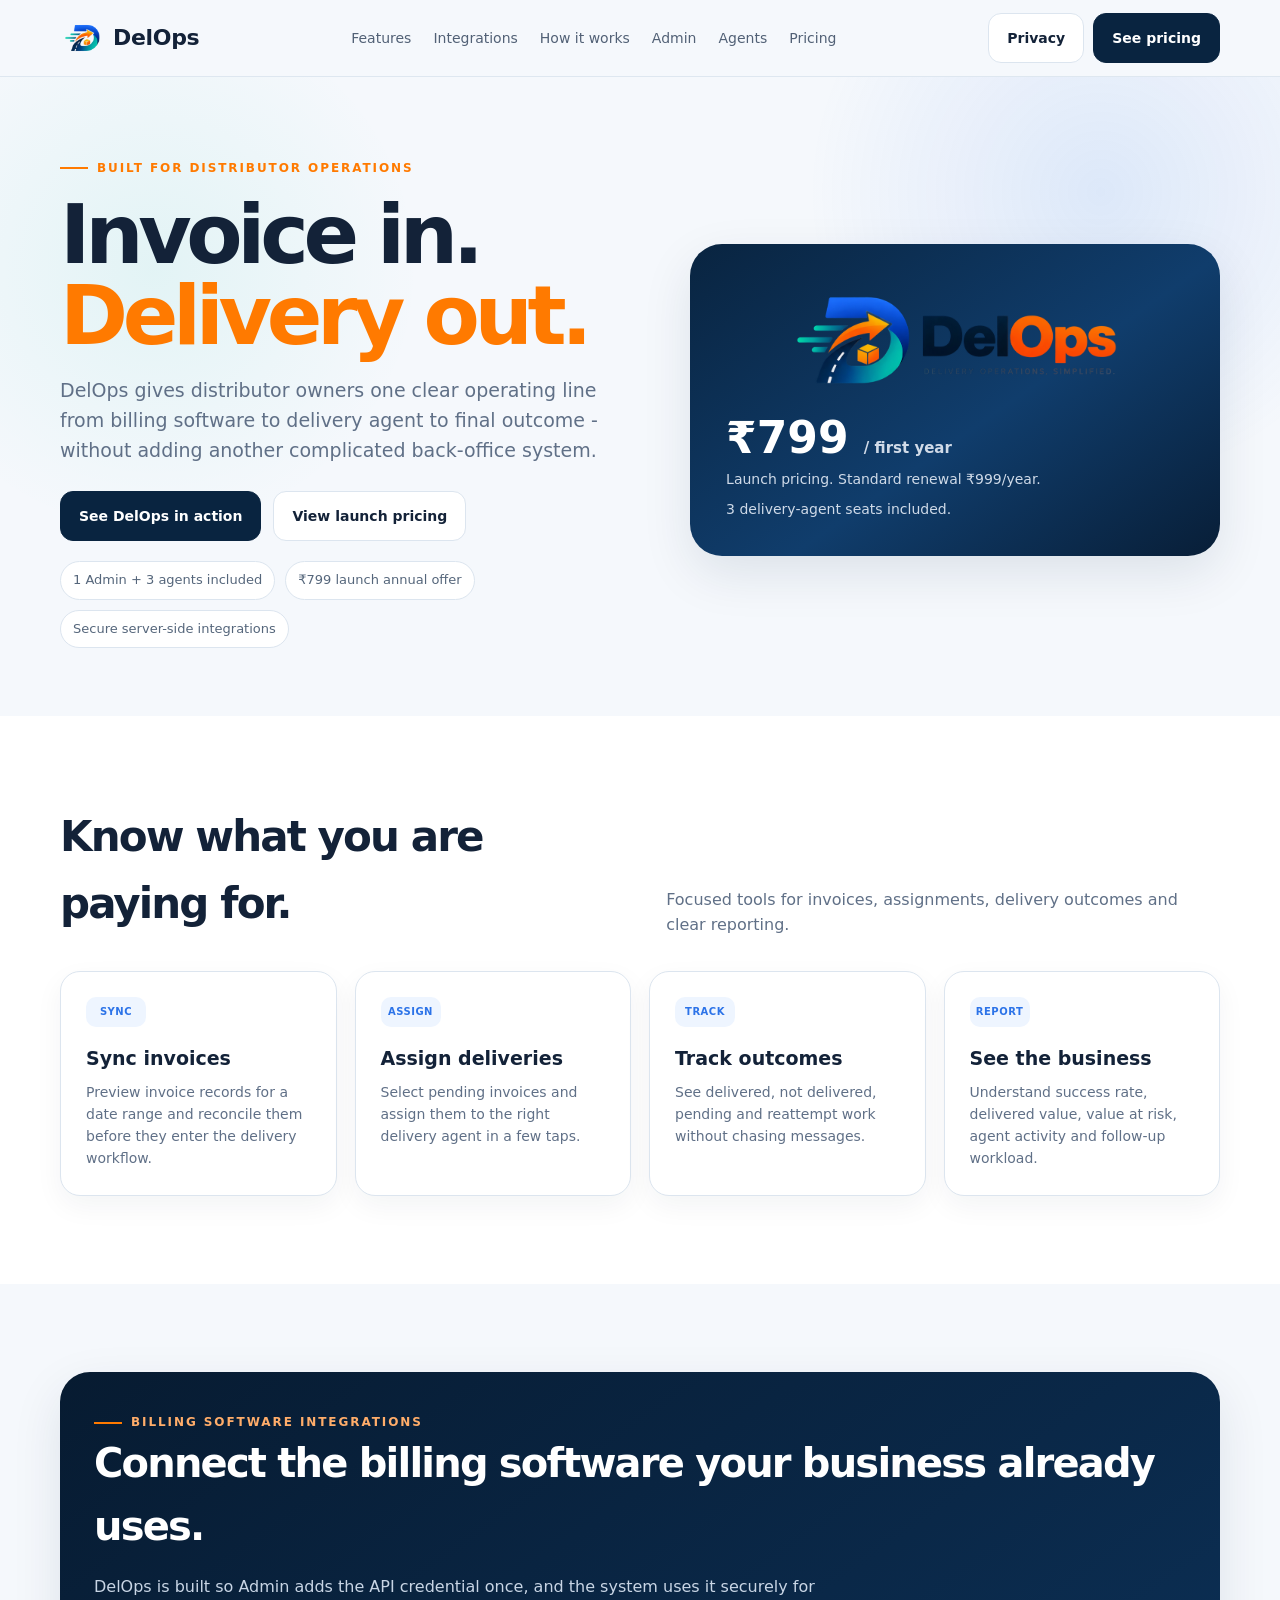
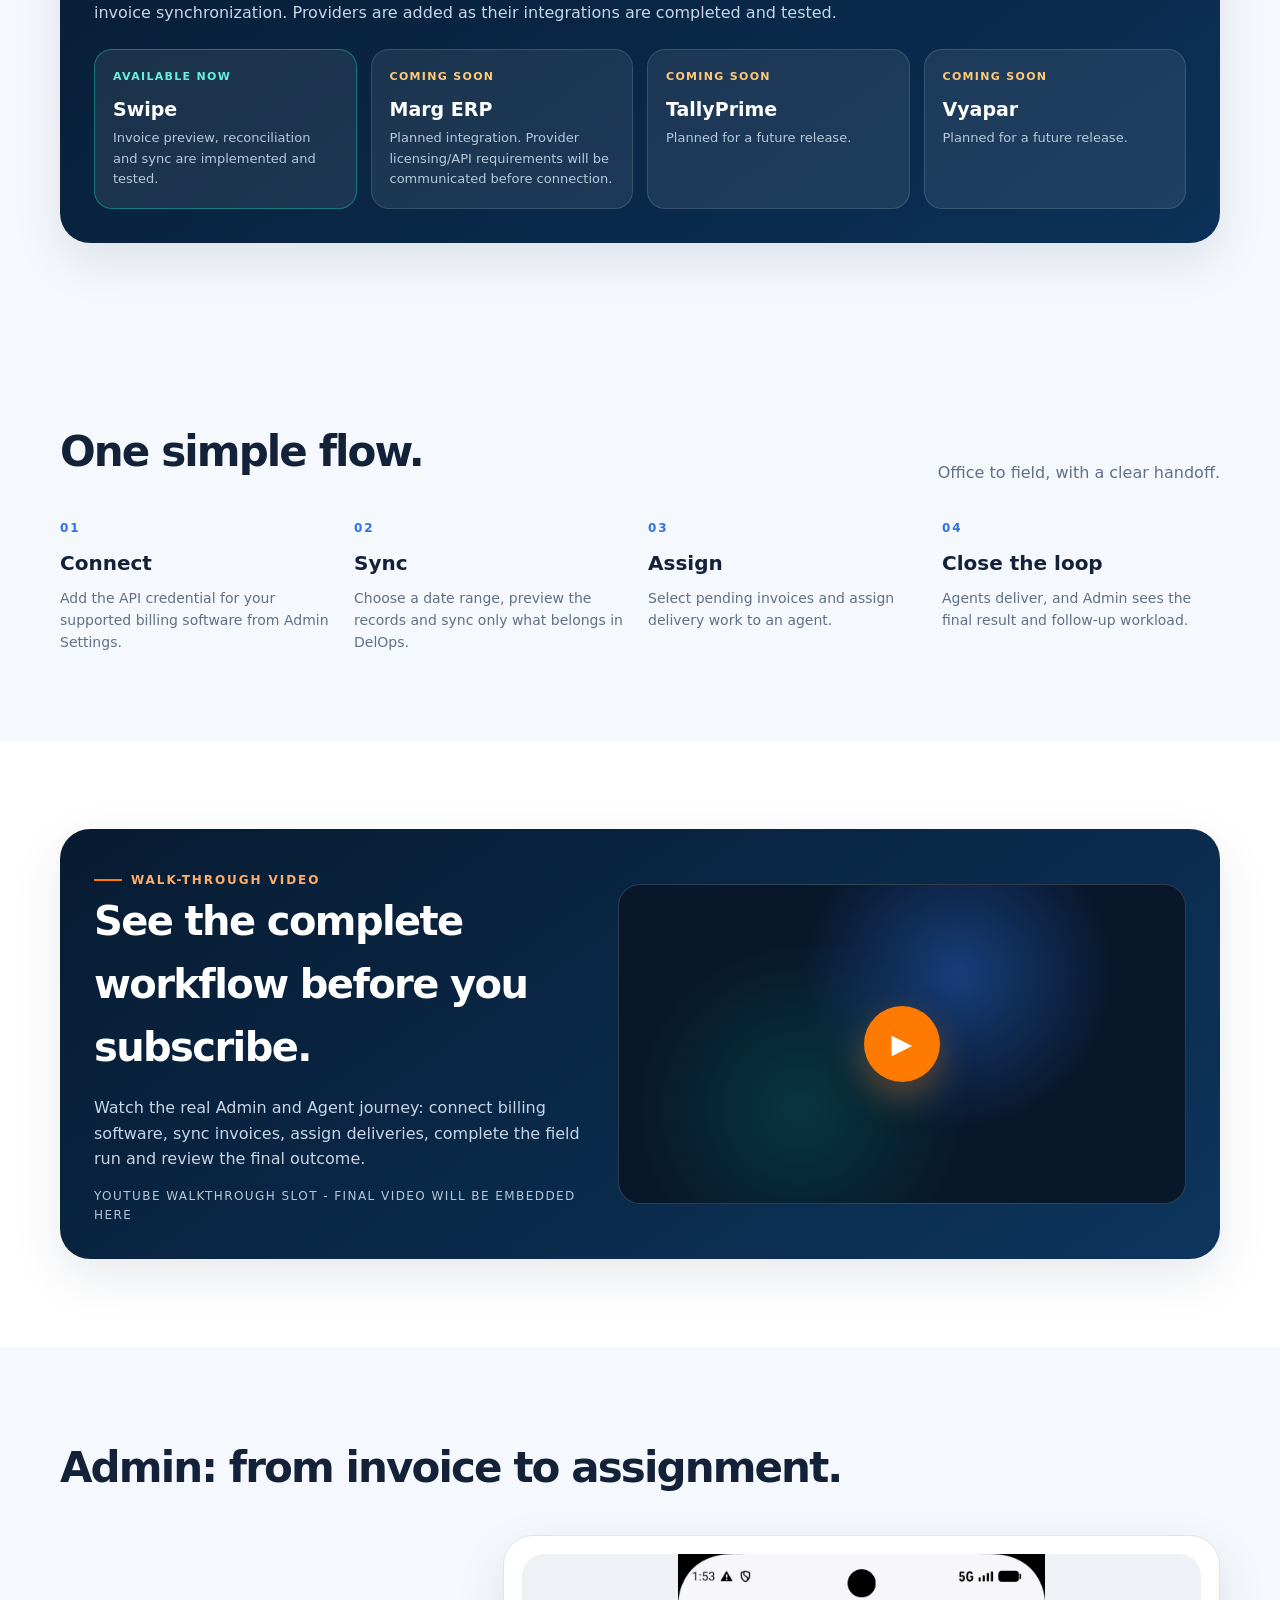
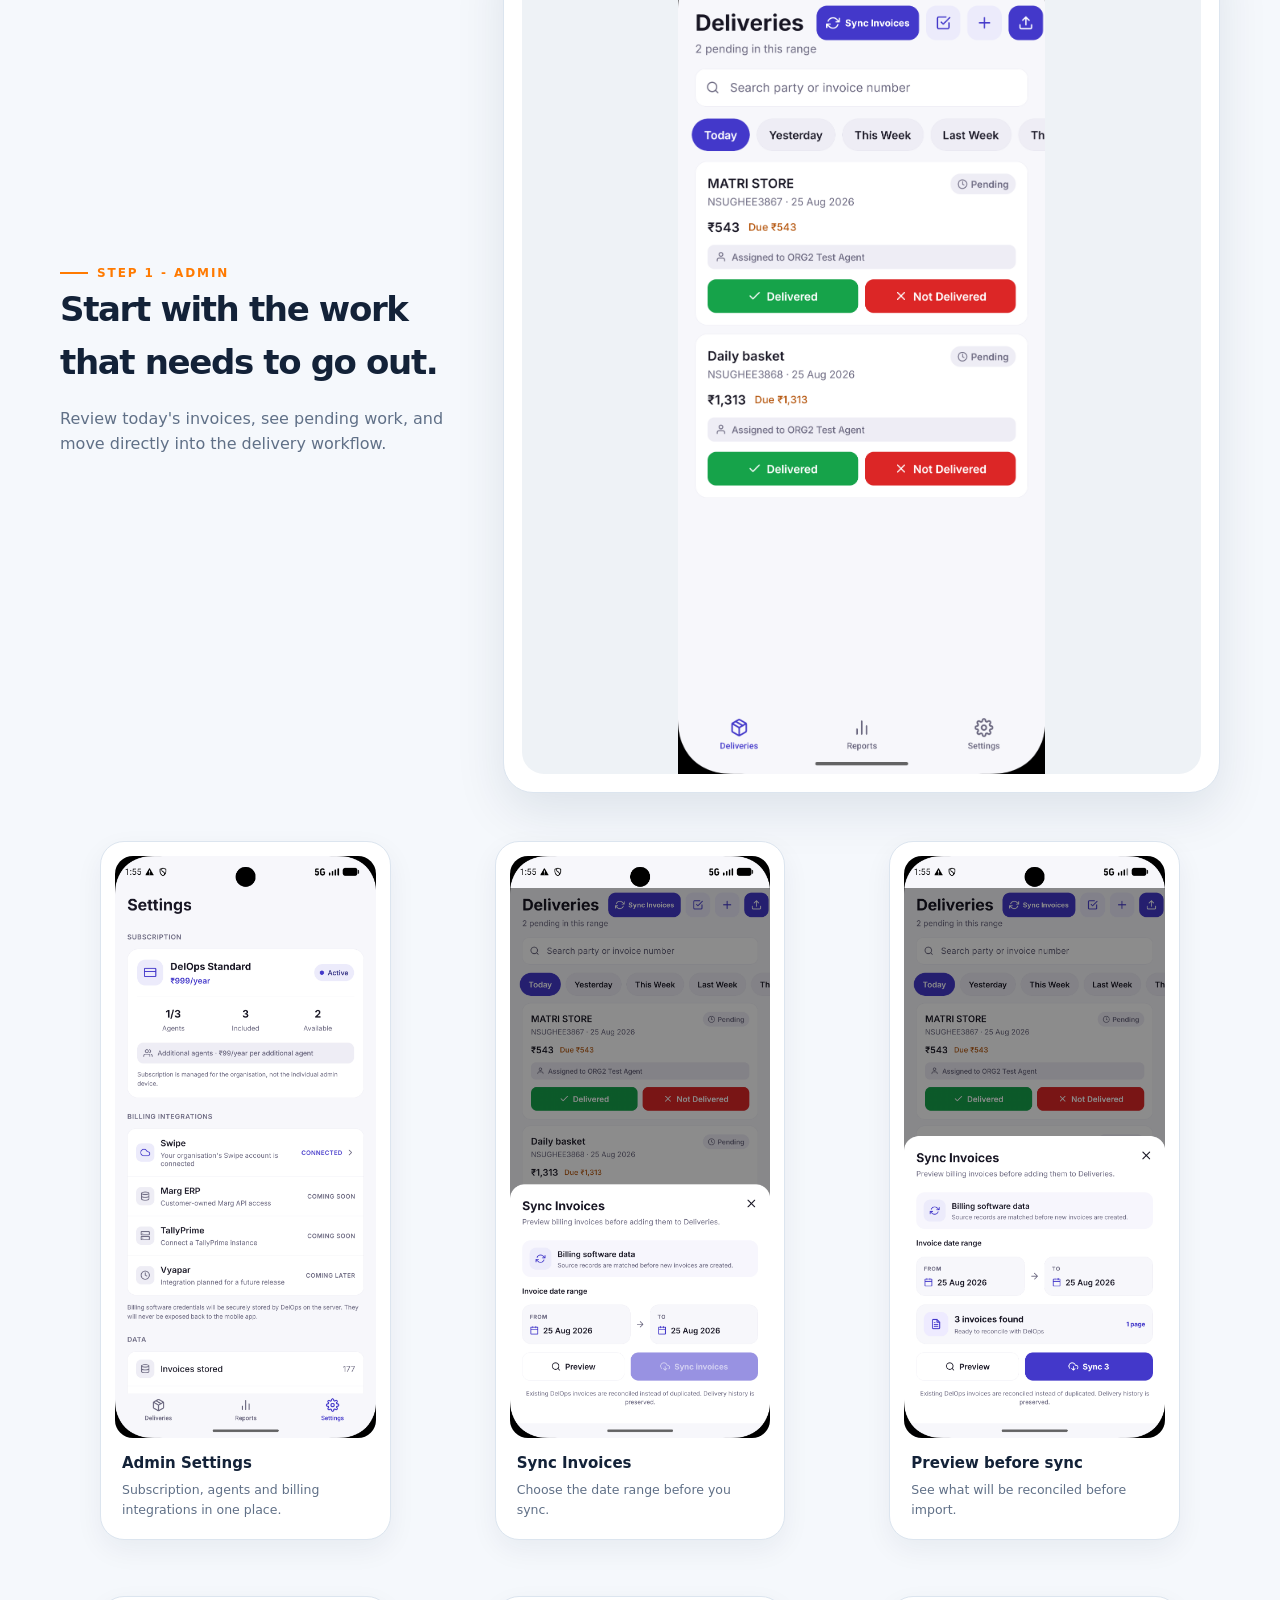
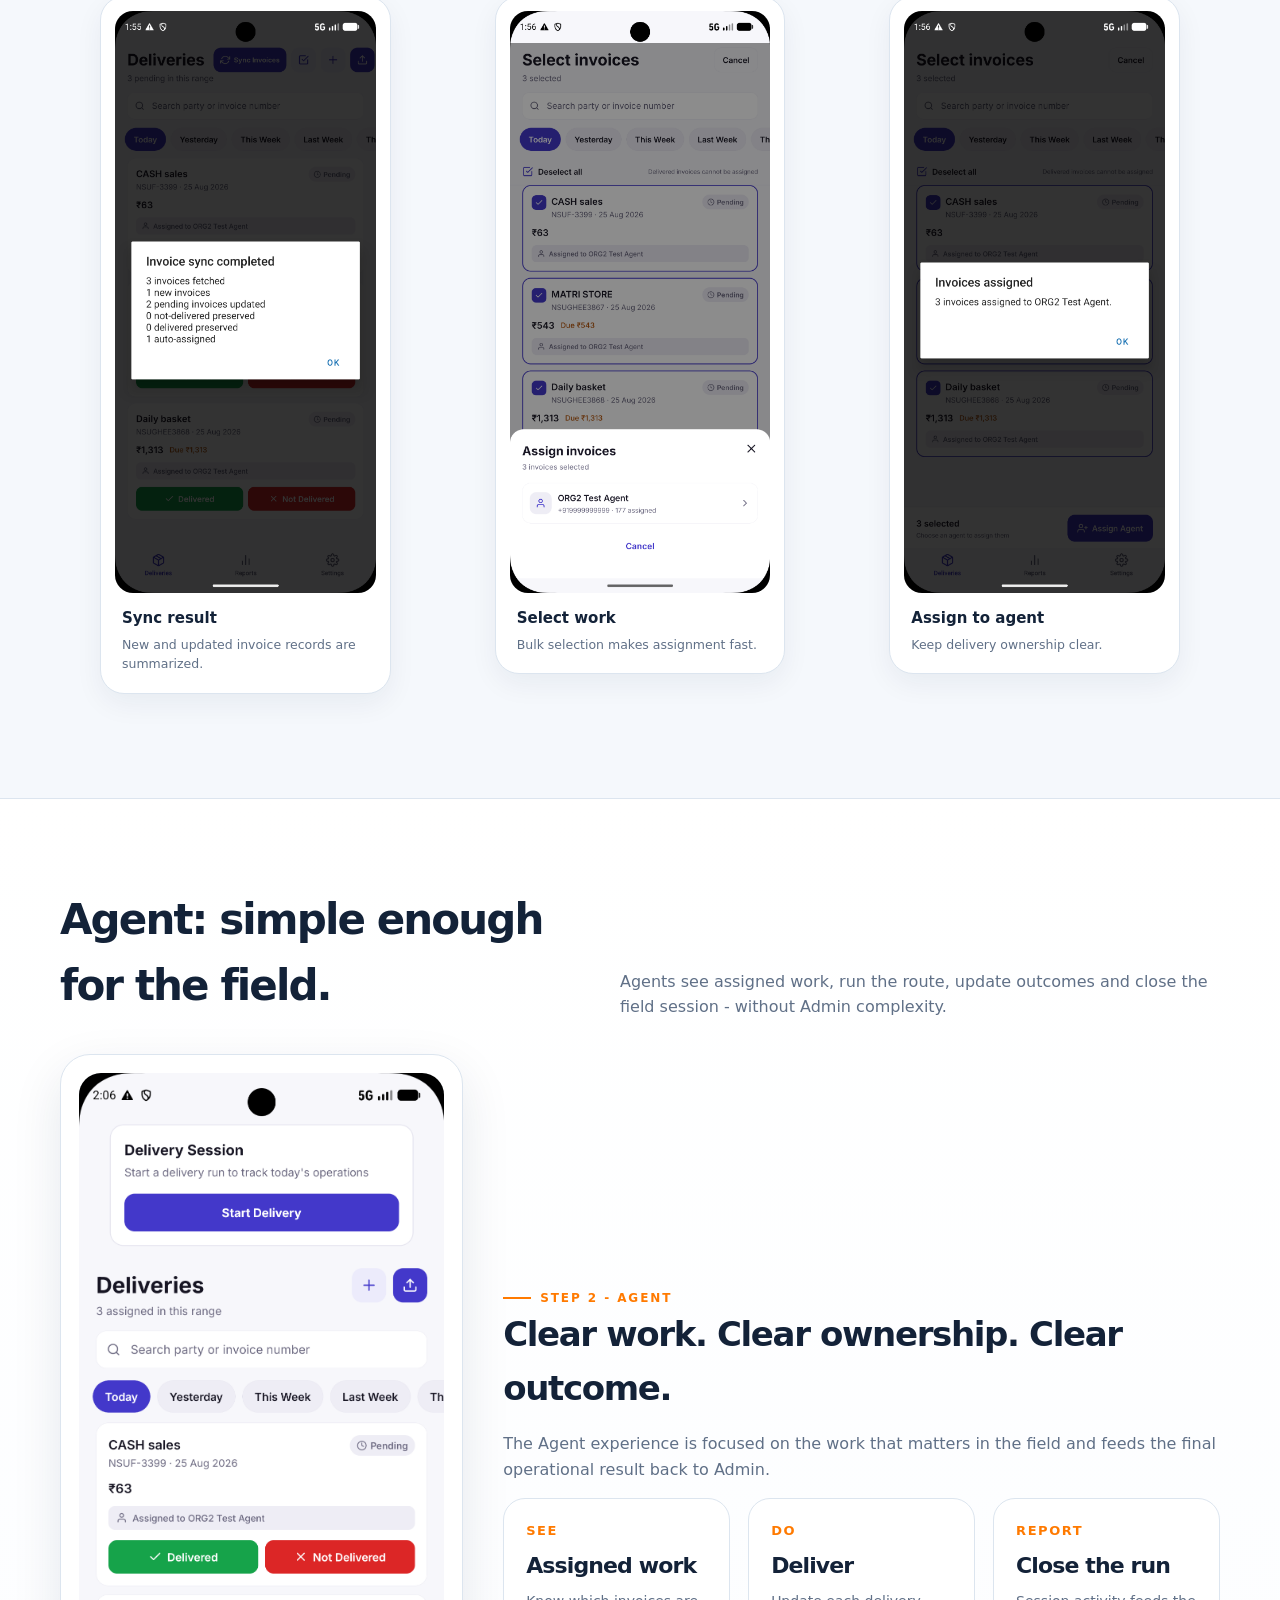
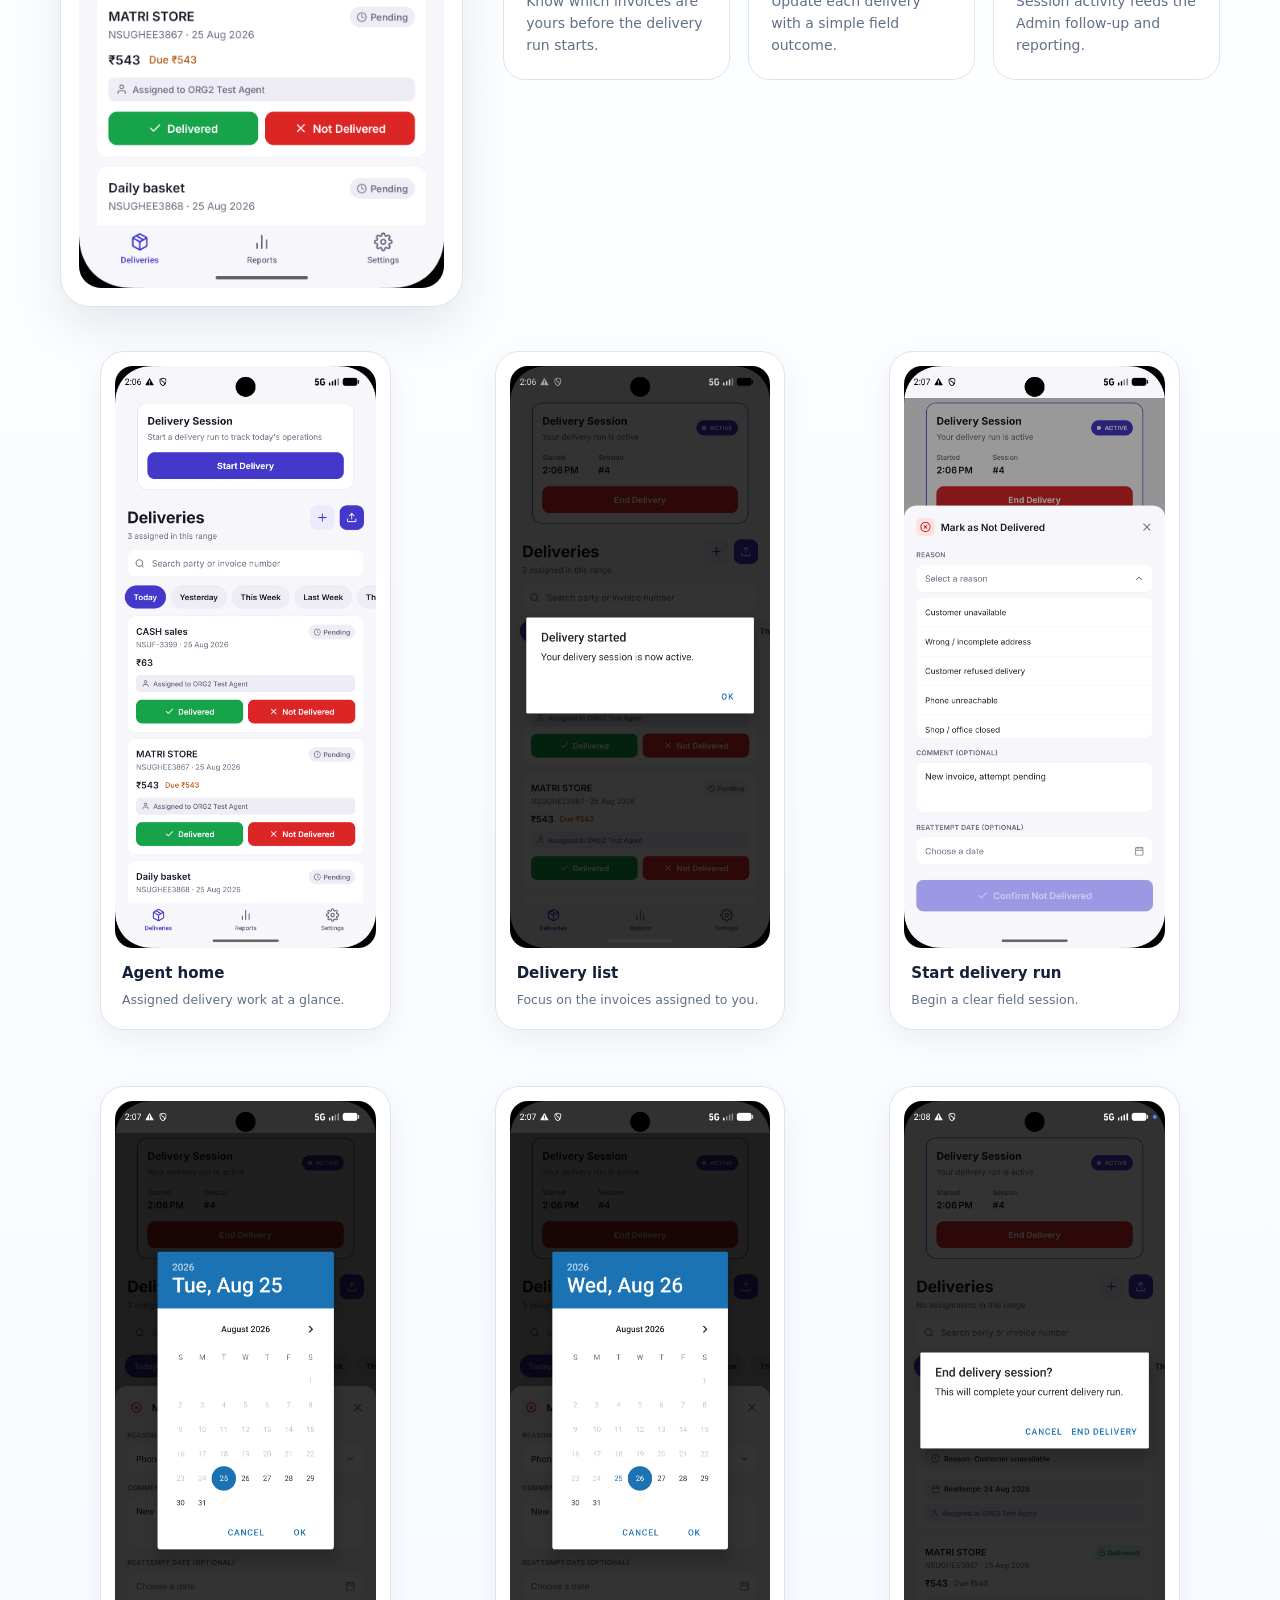
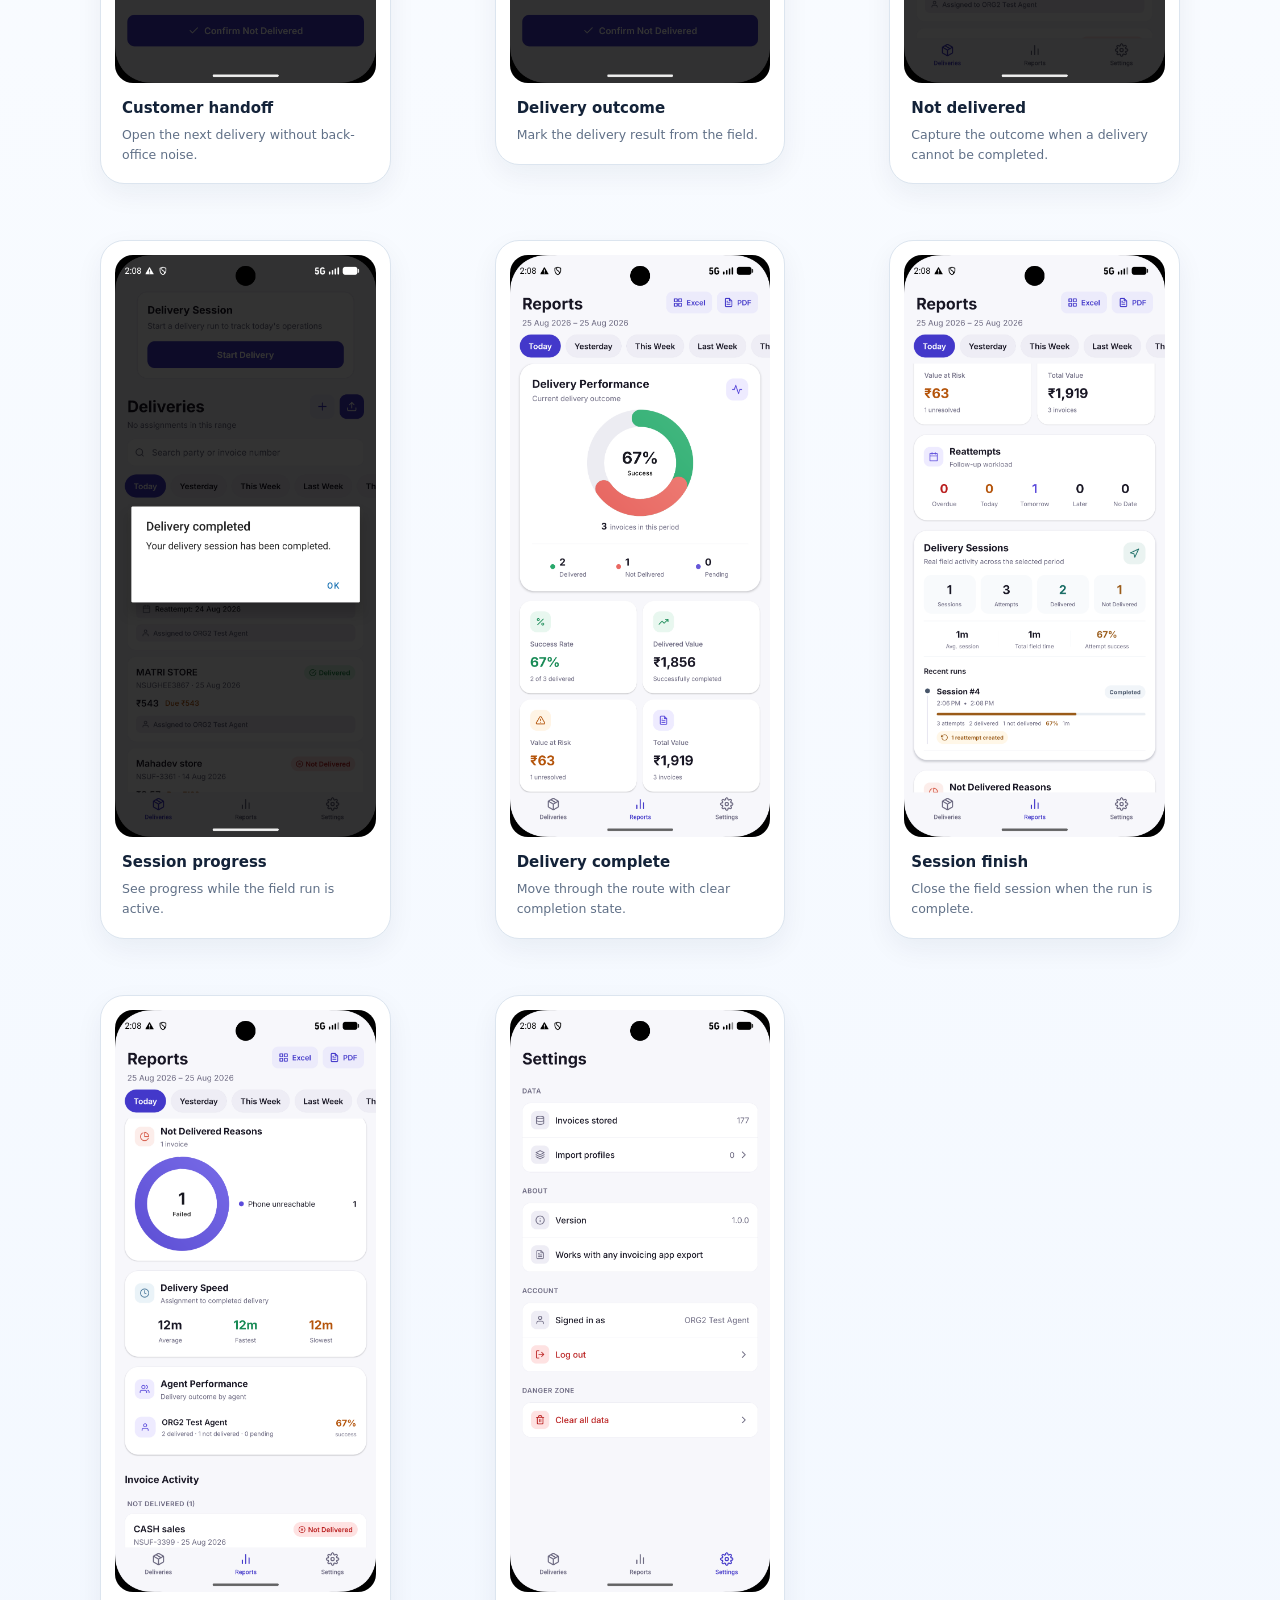
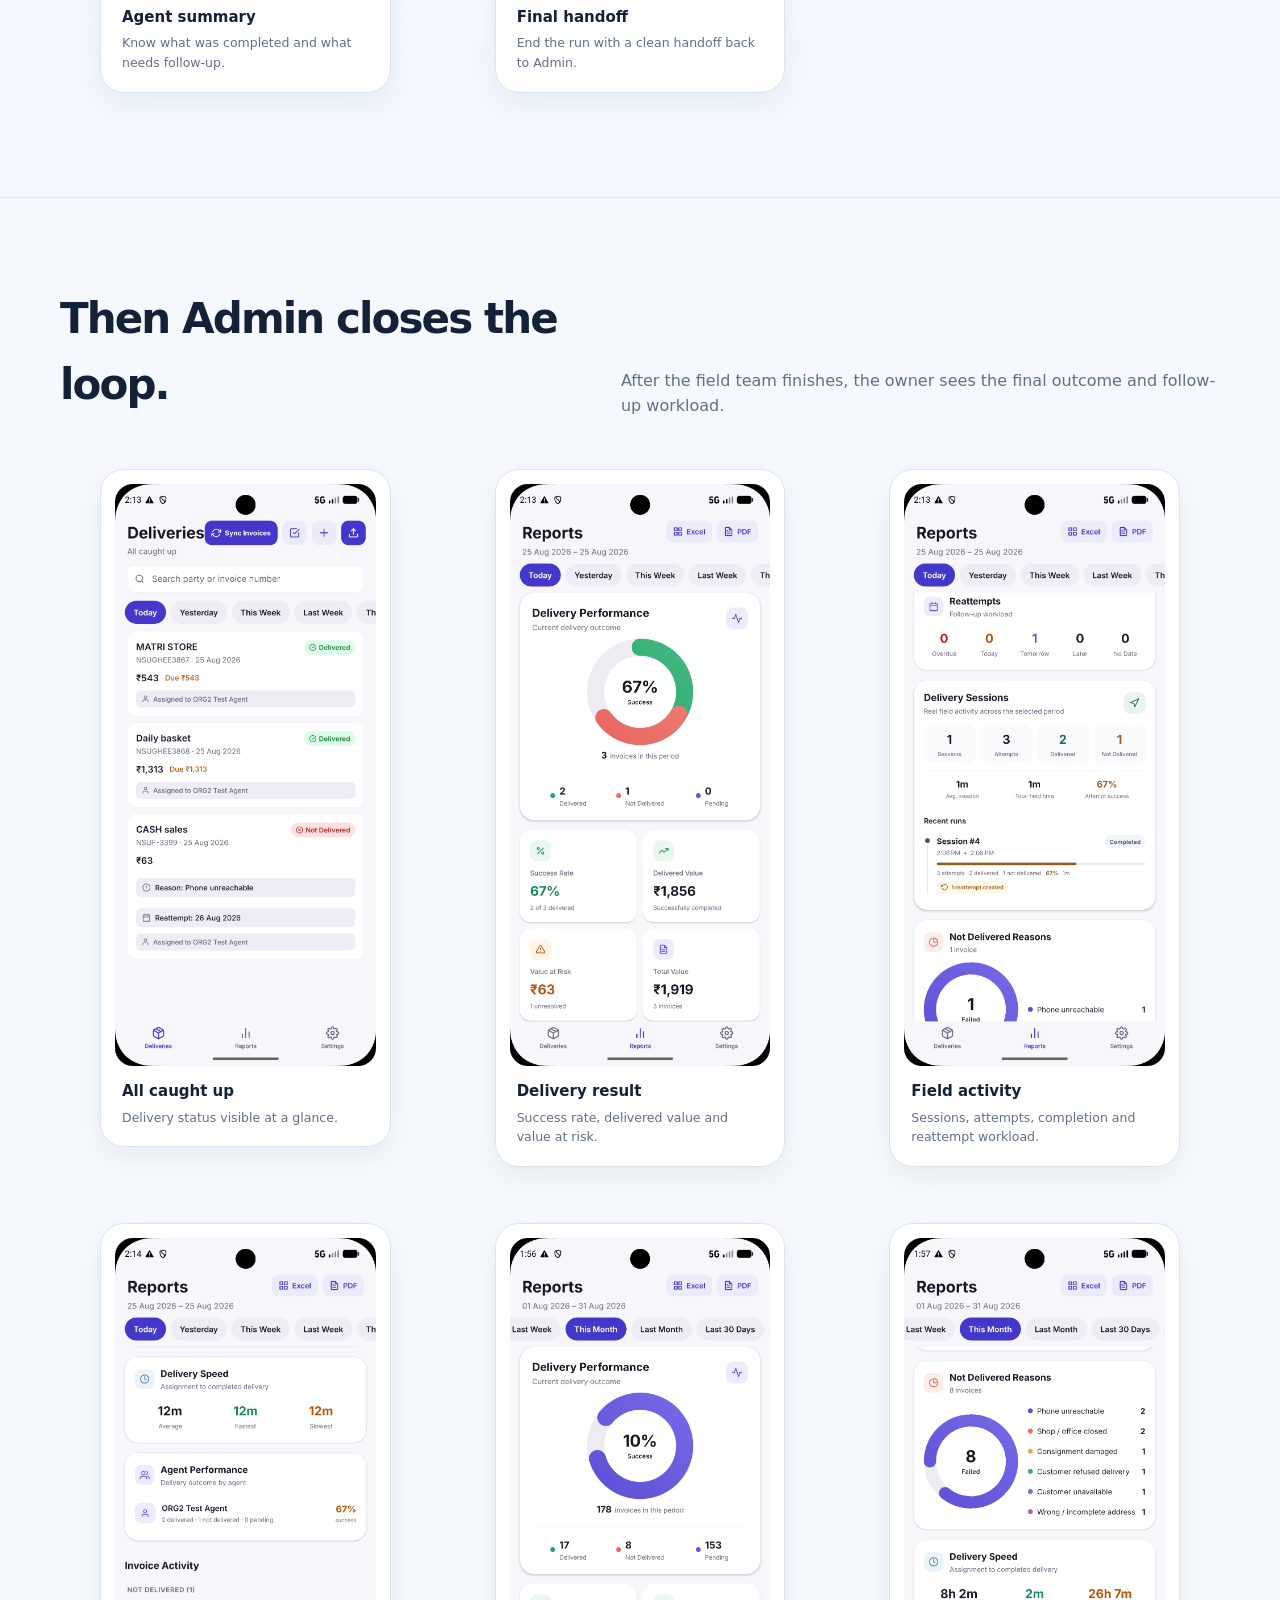
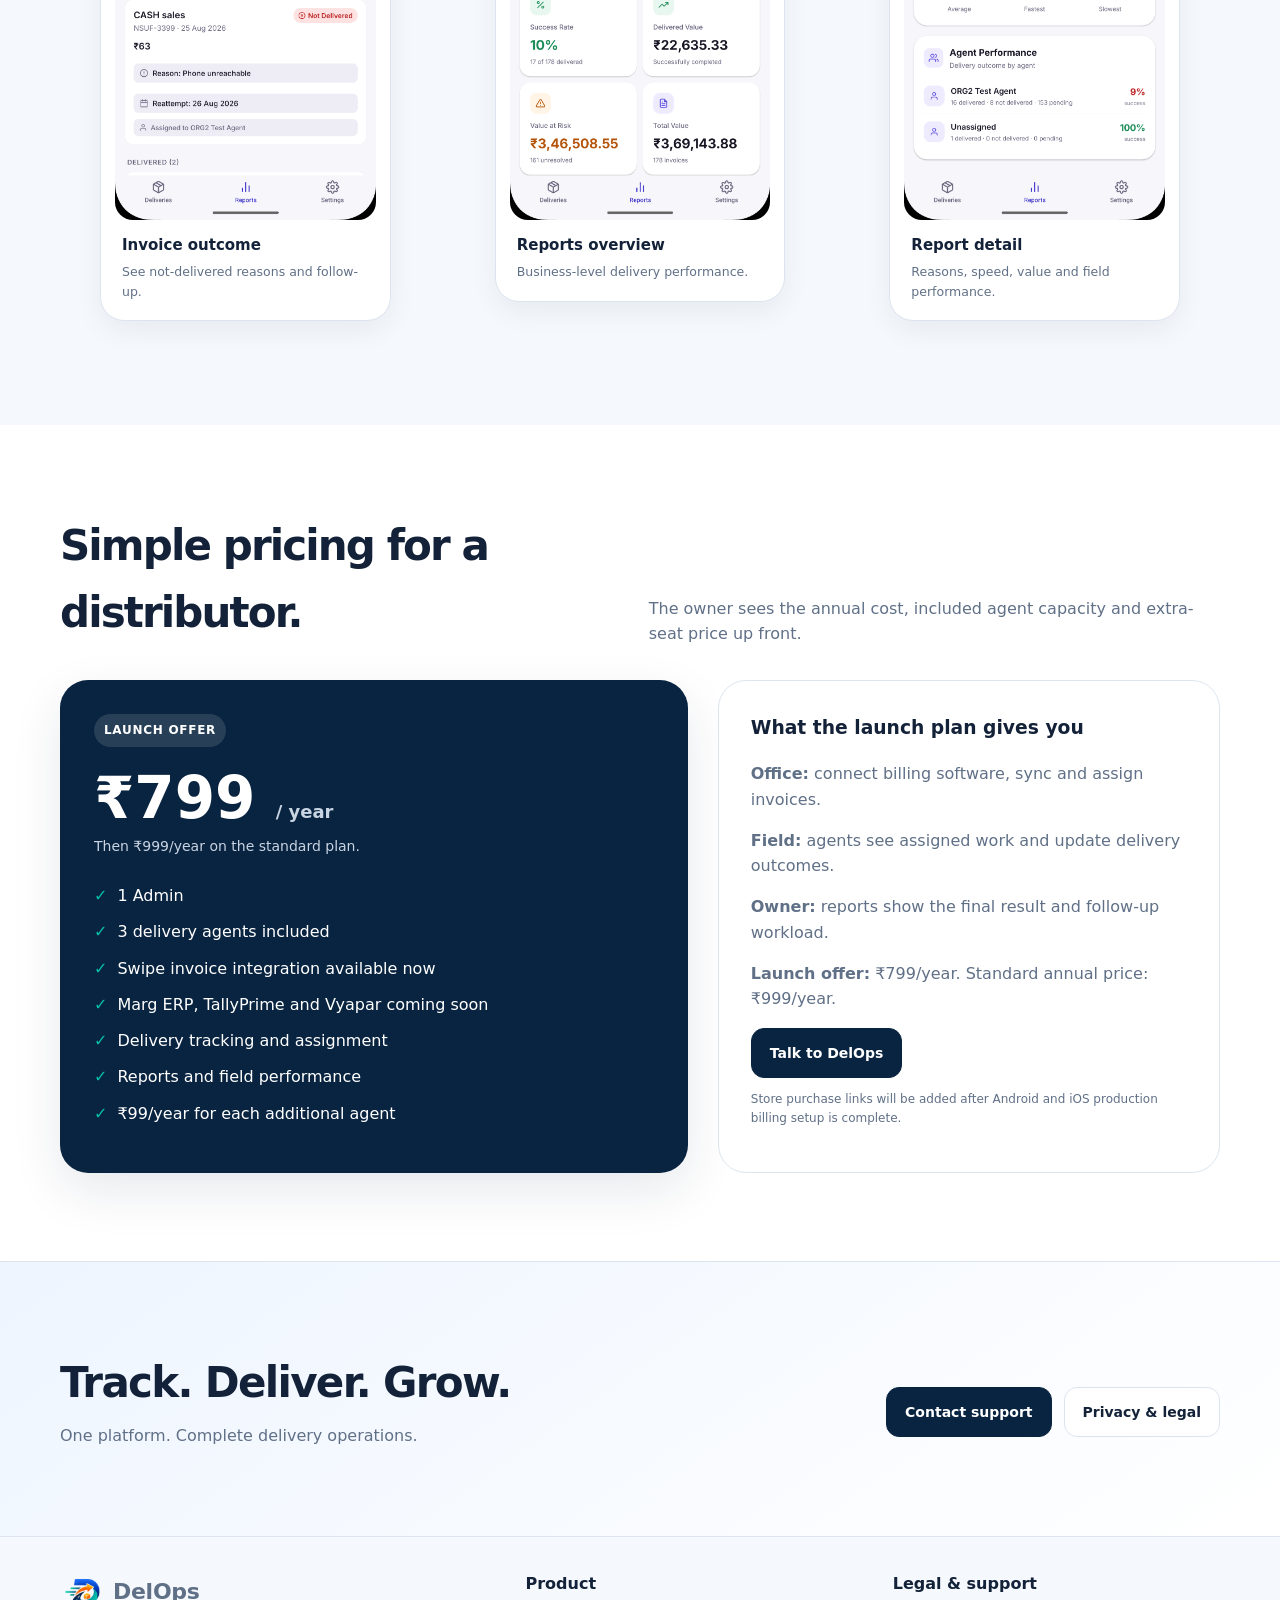
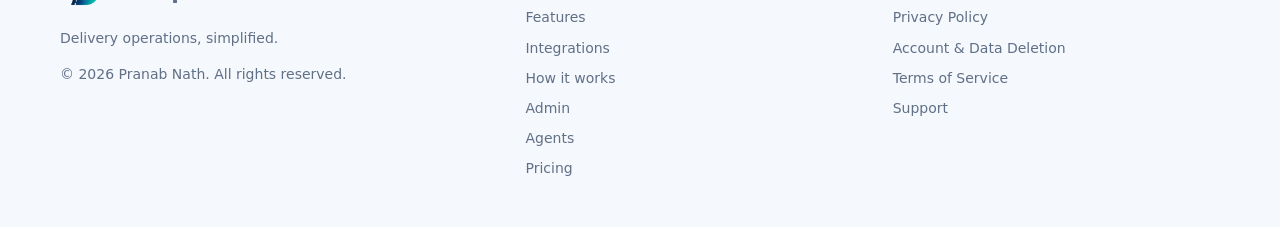
<file: index.html>
<!doctype html>
<html lang="en">
<head>
<meta charset="utf-8"><meta name="viewport" content="width=device-width,initial-scale=1">
<title>DelOps - Delivery operations, simplified.</title>
<meta name="description" content="DelOps helps Indian distributors sync invoices, assign delivery agents, track delivery outcomes and understand field performance.">
<link rel="icon" href="favicon.png"><link rel="stylesheet" href="styles.css">
</head>
<body>
<header class="topbar"><div class="container nav">
<a class="brand" href="index.html"><img src="assets/brand/delops-favicon-512.png" alt="DelOps logo"><span>DelOps</span></a>
<nav class="navlinks"><a href="#features">Features</a><a href="#integrations">Integrations</a><a href="#how">How it works</a><a href="#screens">Admin</a><a href="#agents">Agents</a><a href="#pricing">Pricing</a></nav>
<div class="navcta"><a class="btn" href="privacy-policy.html">Privacy</a><a class="btn primary" href="#pricing">See pricing</a></div>
</div></header>

<main>
<section class="hero"><div class="container hero-grid"><div>
<div class="eyebrow">Built for distributor operations</div>
<h1>Invoice in.<br><span class="accent">Delivery out.</span></h1>
<p class="hero-copy">DelOps gives distributor owners one clear operating line from billing software to delivery agent to final outcome - without adding another complicated back-office system.</p>
<div class="hero-actions"><a class="btn primary" href="#screens">See DelOps in action</a><a class="btn" href="#pricing">View launch pricing</a></div>
<div class="trust"><span class="chip">1 Admin + 3 agents included</span><span class="chip">&#8377;799 launch annual offer</span><span class="chip">Secure server-side integrations</span></div>
</div>
<aside class="hero-card"><img src="assets/brand/delops-logo-horizontal.png" alt="DelOps"><div class="hero-price">&#8377;799 <small>/ first year</small></div><div class="hero-note">Launch pricing. Standard renewal &#8377;999/year.</div><div class="hero-note">3 delivery-agent seats included.</div></aside>
</div></section>

<section class="section alt" id="features"><div class="container"><div class="section-head"><h2>Know what you are paying for.</h2><p>Focused tools for invoices, assignments, delivery outcomes and clear reporting.</p></div>
<div class="feature-grid">
<article class="feature-card"><div class="feature-icon">SYNC</div><h3>Sync invoices</h3><p>Preview invoice records for a date range and reconcile them before they enter the delivery workflow.</p></article>
<article class="feature-card"><div class="feature-icon">ASSIGN</div><h3>Assign deliveries</h3><p>Select pending invoices and assign them to the right delivery agent in a few taps.</p></article>
<article class="feature-card"><div class="feature-icon">TRACK</div><h3>Track outcomes</h3><p>See delivered, not delivered, pending and reattempt work without chasing messages.</p></article>
<article class="feature-card"><div class="feature-icon">REPORT</div><h3>See the business</h3><p>Understand success rate, delivered value, value at risk, agent activity and follow-up workload.</p></article>
</div></div></section>

<section class="section" id="integrations"><div class="container"><div class="integration-board">
<div class="eyebrow" style="color:#ffad6a">Billing software integrations</div>
<h2>Connect the billing software your business already uses.</h2>
<p>DelOps is built so Admin adds the API credential once, and the system uses it securely for invoice synchronization. Providers are added as their integrations are completed and tested.</p>
<div class="provider-grid">
<article class="provider live"><div class="status">Available now</div><h3>Swipe</h3><p>Invoice preview, reconciliation and sync are implemented and tested.</p></article>
<article class="provider soon"><div class="status">Coming soon</div><h3>Marg ERP</h3><p>Planned integration. Provider licensing/API requirements will be communicated before connection.</p></article>
<article class="provider soon"><div class="status">Coming soon</div><h3>TallyPrime</h3><p>Planned for a future release.</p></article>
<article class="provider soon"><div class="status">Coming soon</div><h3>Vyapar</h3><p>Planned for a future release.</p></article>
</div>
</div></div></section>

<section class="section" id="how"><div class="container"><div class="section-head"><h2>One simple flow.</h2><p>Office to field, with a clear handoff.</p></div><div class="steps">
<div class="step"><div class="step-num">01</div><h3>Connect</h3><p>Add the API credential for your supported billing software from Admin Settings.</p></div>
<div class="step"><div class="step-num">02</div><h3>Sync</h3><p>Choose a date range, preview the records and sync only what belongs in DelOps.</p></div>
<div class="step"><div class="step-num">03</div><h3>Assign</h3><p>Select pending invoices and assign delivery work to an agent.</p></div>
<div class="step"><div class="step-num">04</div><h3>Close the loop</h3><p>Agents deliver, and Admin sees the final result and follow-up workload.</p></div>
</div></div></section>

<section class="section alt"><div class="container"><div class="video">
<div><div class="eyebrow" style="color:#ffad6a">Walk-through video</div><h2>See the complete workflow before you subscribe.</h2><p>Watch the real Admin and Agent journey: connect billing software, sync invoices, assign deliveries, complete the field run and review the final outcome.</p><div class="video-placeholder">YouTube walkthrough slot - final video will be embedded here</div></div>
<div class="video-frame" aria-label="DelOps product walkthrough video placeholder"><div class="play">&#9654;</div></div>
</div></div></section>

<section class="section" id="screens"><div class="container">
<div class="section-head"><h2>Admin: from invoice to assignment.</h2></div>
<div class="screen-section"><div class="screen-story"><div class="eyebrow">Step 1 - Admin</div><h3>Start with the work that needs to go out.</h3><p>Review today's invoices, see pending work, and move directly into the delivery workflow.</p></div><div class="screen-hero-shot"><img src="assets/screenshots/admin/02-deliveries.png" alt="DelOps Admin deliveries screen"></div></div>
<div class="shots" style="margin-top:32px">
<figure class="shot"><img src="assets/screenshots/admin/03-settings-integrations.png" alt="DelOps Admin settings and integrations"><figcaption>Admin Settings<small>Subscription, agents and billing integrations in one place.</small></figcaption></figure>
<figure class="shot"><img src="assets/screenshots/admin/04-sync-invoices.png" alt="DelOps Sync Invoices"><figcaption>Sync Invoices<small>Choose the date range before you sync.</small></figcaption></figure>
<figure class="shot"><img src="assets/screenshots/admin/05-sync-preview.png" alt="DelOps invoice preview"><figcaption>Preview before sync<small>See what will be reconciled before import.</small></figcaption></figure>
<figure class="shot"><img src="assets/screenshots/admin/06-sync-complete.png" alt="DelOps sync result"><figcaption>Sync result<small>New and updated invoice records are summarized.</small></figcaption></figure>
<figure class="shot"><img src="assets/screenshots/admin/07-select-invoices.png" alt="DelOps selected invoices"><figcaption>Select work<small>Bulk selection makes assignment fast.</small></figcaption></figure>
<figure class="shot"><img src="assets/screenshots/admin/08-assignment-complete.png" alt="DelOps assignment complete"><figcaption>Assign to agent<small>Keep delivery ownership clear.</small></figcaption></figure>
</div></div></section>

<section class="section agent-band" id="agents"><div class="container">
<div class="section-head"><h2>Agent: simple enough for the field.</h2><p>Agents see assigned work, run the route, update outcomes and close the field session - without Admin complexity.</p></div>
<div class="screen-section"><div class="screen-hero-shot"><img src="assets/screenshots/agent/01-agent.png" alt="DelOps Agent screen"></div><div class="screen-story"><div class="eyebrow">Step 2 - Agent</div><h3>Clear work. Clear ownership. Clear outcome.</h3><p>The Agent experience is focused on the work that matters in the field and feeds the final operational result back to Admin.</p><div class="cycle-board"><div class="cycle-card"><strong>SEE</strong><h3>Assigned work</h3><p>Know which invoices are yours before the delivery run starts.</p></div><div class="cycle-card"><strong>DO</strong><h3>Deliver</h3><p>Update each delivery with a simple field outcome.</p></div><div class="cycle-card"><strong>REPORT</strong><h3>Close the run</h3><p>Session activity feeds the Admin follow-up and reporting.</p></div></div></div></div>
<div class="shots" style="margin-top:28px">
<figure class="shot"><img src="assets/screenshots/agent/01-agent.png" alt="DelOps Agent screen 1"><figcaption>Agent home<small>Assigned delivery work at a glance.</small></figcaption></figure>
<figure class="shot"><img src="assets/screenshots/agent/02-agent.png" alt="DelOps Agent screen 2"><figcaption>Delivery list<small>Focus on the invoices assigned to you.</small></figcaption></figure>
<figure class="shot"><img src="assets/screenshots/agent/03-agent.png" alt="DelOps Agent screen 3"><figcaption>Start delivery run<small>Begin a clear field session.</small></figcaption></figure>
<figure class="shot"><img src="assets/screenshots/agent/04-agent.png" alt="DelOps Agent screen 4"><figcaption>Customer handoff<small>Open the next delivery without back-office noise.</small></figcaption></figure>
<figure class="shot"><img src="assets/screenshots/agent/05-agent.png" alt="DelOps Agent screen 5"><figcaption>Delivery outcome<small>Mark the delivery result from the field.</small></figcaption></figure>
<figure class="shot"><img src="assets/screenshots/agent/06-agent.png" alt="DelOps Agent screen 6"><figcaption>Not delivered<small>Capture the outcome when a delivery cannot be completed.</small></figcaption></figure>
<figure class="shot"><img src="assets/screenshots/agent/07-agent.png" alt="DelOps Agent screen 7"><figcaption>Session progress<small>See progress while the field run is active.</small></figcaption></figure>
<figure class="shot"><img src="assets/screenshots/agent/08-agent.png" alt="DelOps Agent screen 8"><figcaption>Delivery complete<small>Move through the route with clear completion state.</small></figcaption></figure>
<figure class="shot"><img src="assets/screenshots/agent/09-agent.png" alt="DelOps Agent screen 9"><figcaption>Session finish<small>Close the field session when the run is complete.</small></figcaption></figure>
<figure class="shot"><img src="assets/screenshots/agent/10-agent.png" alt="DelOps Agent screen 10"><figcaption>Agent summary<small>Know what was completed and what needs follow-up.</small></figcaption></figure>
<figure class="shot"><img src="assets/screenshots/agent/11-agent.png" alt="DelOps Agent screen 11"><figcaption>Final handoff<small>End the run with a clean handoff back to Admin.</small></figcaption></figure>
</div></div></section>

<section class="section" id="cycle"><div class="container"><div class="section-head"><h2>Then Admin closes the loop.</h2><p>After the field team finishes, the owner sees the final outcome and follow-up workload.</p></div>
<div class="shots">
<figure class="shot"><img src="assets/screenshots/admin/11-admin-all-caught-up.png" alt="DelOps Admin all caught up"><figcaption>All caught up<small>Delivery status visible at a glance.</small></figcaption></figure>
<figure class="shot"><img src="assets/screenshots/admin/12-admin-final-report.png" alt="DelOps Admin final report"><figcaption>Delivery result<small>Success rate, delivered value and value at risk.</small></figcaption></figure>
<figure class="shot"><img src="assets/screenshots/admin/13-admin-session-report.png" alt="DelOps Admin session report"><figcaption>Field activity<small>Sessions, attempts, completion and reattempt workload.</small></figcaption></figure>
<figure class="shot"><img src="assets/screenshots/admin/14-admin-invoice-activity.png" alt="DelOps Admin invoice activity"><figcaption>Invoice outcome<small>See not-delivered reasons and follow-up.</small></figcaption></figure>
<figure class="shot"><img src="assets/screenshots/admin/09-reports-overview.png" alt="DelOps Reports overview"><figcaption>Reports overview<small>Business-level delivery performance.</small></figcaption></figure>
<figure class="shot"><img src="assets/screenshots/admin/10-reports-details.png" alt="DelOps Reports details"><figcaption>Report detail<small>Reasons, speed, value and field performance.</small></figcaption></figure>
</div></div></section>

<section class="section alt" id="pricing"><div class="container"><div class="section-head"><h2>Simple pricing for a distributor.</h2><p>The owner sees the annual cost, included agent capacity and extra-seat price up front.</p></div>
<div class="price-wrap"><div class="price-card"><div class="price-tag">LAUNCH OFFER</div><div class="price">&#8377;799 <span>/ year</span></div><div class="price-note">Then &#8377;999/year on the standard plan.</div>
<ul class="price-list"><li>1 Admin</li><li>3 delivery agents included</li><li>Swipe invoice integration available now</li><li>Marg ERP, TallyPrime and Vyapar coming soon</li><li>Delivery tracking and assignment</li><li>Reports and field performance</li><li>&#8377;99/year for each additional agent</li></ul></div>
<div class="price-side"><h3>What the launch plan gives you</h3><p><strong>Office:</strong> connect billing software, sync and assign invoices.</p><p><strong>Field:</strong> agents see assigned work and update delivery outcomes.</p><p><strong>Owner:</strong> reports show the final result and follow-up workload.</p><p><strong>Launch offer:</strong> &#8377;799/year. Standard annual price: &#8377;999/year.</p><a class="btn primary" href="support.html">Talk to DelOps</a><p class="legal-note">Store purchase links will be added after Android and iOS production billing setup is complete.</p></div></div></div></section>

<section class="section final-cta"><div class="container cta"><div><h2>Track. Deliver. Grow.</h2><p>One platform. Complete delivery operations.</p></div><div class="hero-actions"><a class="btn primary" href="support.html">Contact support</a><a class="btn" href="privacy-policy.html">Privacy & legal</a></div></div></section>
</main>

<footer><div class="container footergrid"><div><a class="brand" href="index.html"><img src="assets/brand/delops-favicon-512.png" alt="DelOps logo"><span>DelOps</span></a><p>Delivery operations, simplified.</p><p class="legal-note">&#169; 2026 Pranab Nath. All rights reserved.</p></div><div><h4>Product</h4><div class="footerlinks"><a href="#features">Features</a><a href="#integrations">Integrations</a><a href="#how">How it works</a><a href="#screens">Admin</a><a href="#agents">Agents</a><a href="#pricing">Pricing</a></div></div><div><h4>Legal & support</h4><div class="footerlinks"><a href="privacy-policy.html">Privacy Policy</a><a href="account-deletion.html">Account & Data Deletion</a><a href="terms.html">Terms of Service</a><a href="support.html">Support</a></div></div></div></footer>
</body></html>
</file>
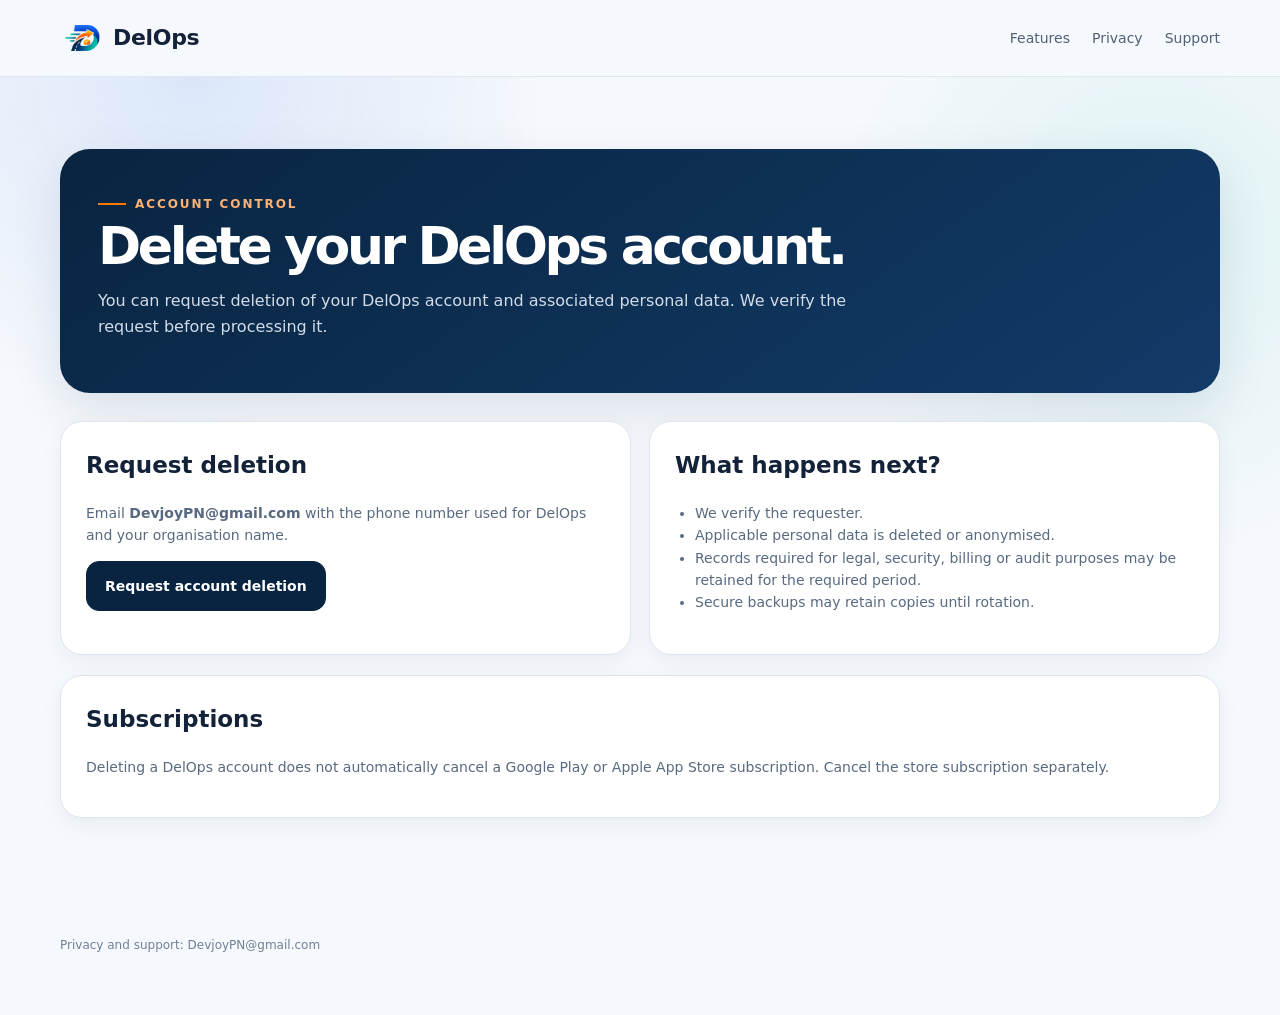
<file: account-deletion.html>
<!doctype html><html lang="en"><head><meta charset="utf-8"><meta name="viewport" content="width=device-width,initial-scale=1"><title>Account & Data Deletion - DelOps</title><link rel="icon" href="favicon.png"><link rel="stylesheet" href="styles.css"></head><body>
<header class="topbar"><div class="container nav"><a class="brand" href="index.html"><img src="assets/brand/delops-favicon-512.png" alt="DelOps"><span>DelOps</span></a><nav class="navlinks"><a href="index.html#features">Features</a><a href="privacy-policy.html">Privacy</a><a href="support.html">Support</a></nav></div></header>
<main class="legal-wrap"><div class="container"><section class="legal-hero"><div class="eyebrow" style="color:#ffb273">Account control</div><h1>Delete your DelOps account.</h1><p>You can request deletion of your DelOps account and associated personal data. We verify the request before processing it.</p></section>
<div class="legal-grid"><article class="legal-card"><h2>Request deletion</h2><p>Email <a href="mailto:DevjoyPN@gmail.com?subject=DelOps%20Account%20Deletion%20Request"><strong>DevjoyPN@gmail.com</strong></a> with the phone number used for DelOps and your organisation name.</p><a class="btn primary" href="mailto:DevjoyPN@gmail.com?subject=DelOps%20Account%20Deletion%20Request">Request account deletion</a></article><article class="legal-card"><h2>What happens next?</h2><ul><li>We verify the requester.</li><li>Applicable personal data is deleted or anonymised.</li><li>Records required for legal, security, billing or audit purposes may be retained for the required period.</li><li>Secure backups may retain copies until rotation.</li></ul></article></div>
<div class="legal-card"><h2>Subscriptions</h2><p>Deleting a DelOps account does not automatically cancel a Google Play or Apple App Store subscription. Cancel the store subscription separately.</p></div>
</div></main><footer><div class="container"><p class="legal-note">Privacy and support: <a href="mailto:DevjoyPN@gmail.com">DevjoyPN@gmail.com</a></p></div></footer></body></html>
</file>
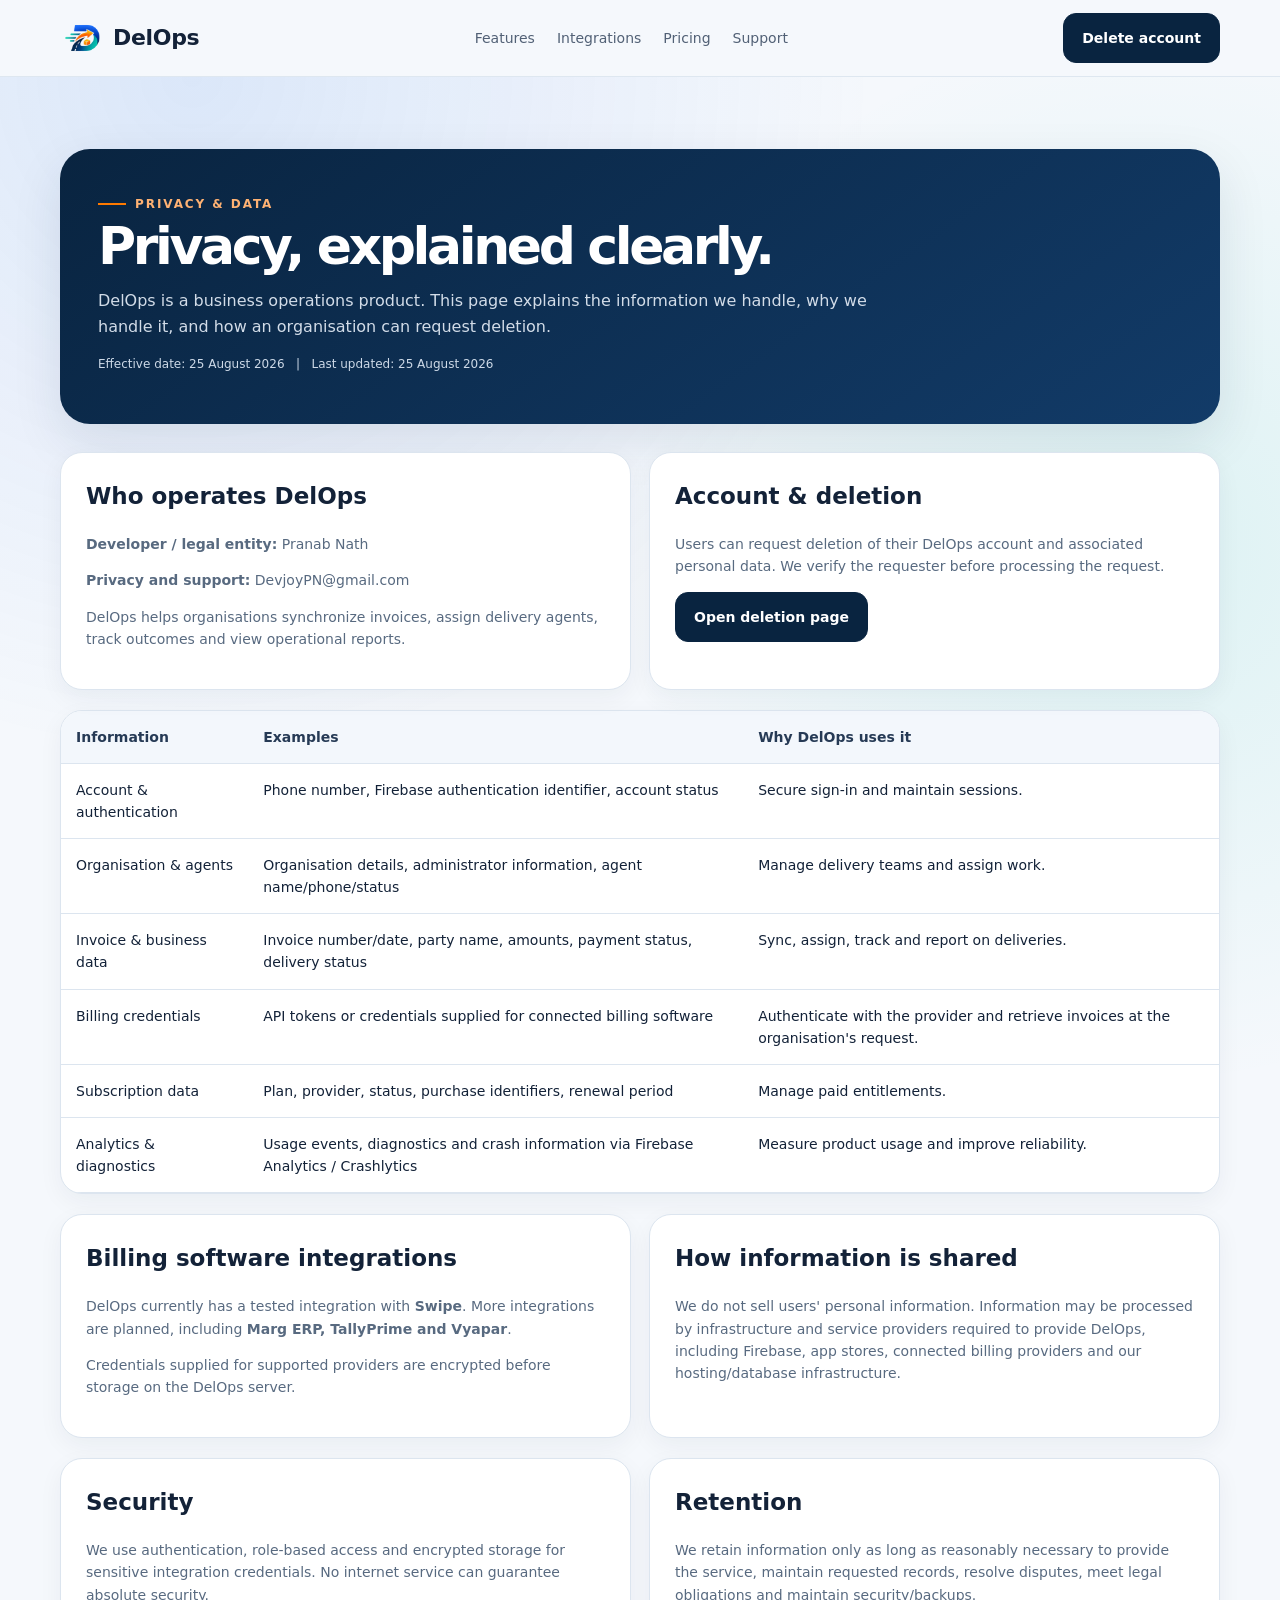
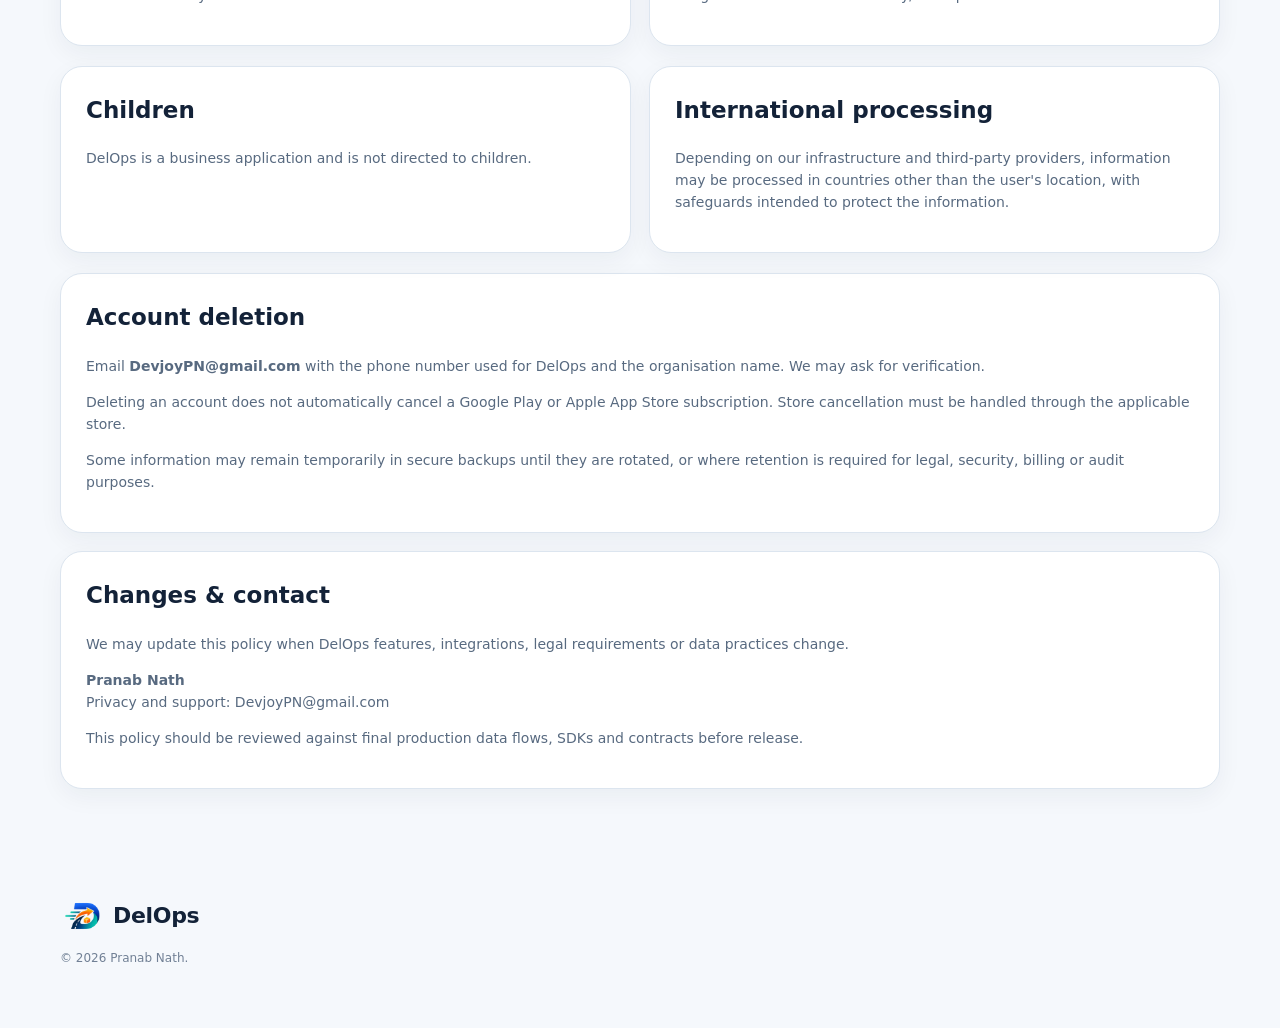
<file: privacy-policy.html>
<!doctype html><html lang="en"><head><meta charset="utf-8"><meta name="viewport" content="width=device-width,initial-scale=1"><title>Privacy Policy - DelOps</title><link rel="icon" href="favicon.png"><link rel="stylesheet" href="styles.css"></head>
<body><header class="topbar"><div class="container nav"><a class="brand" href="index.html"><img src="assets/brand/delops-favicon-512.png" alt="DelOps"><span>DelOps</span></a><nav class="navlinks"><a href="index.html#features">Features</a><a href="index.html#integrations">Integrations</a><a href="index.html#pricing">Pricing</a><a href="support.html">Support</a></nav><a class="btn primary" href="account-deletion.html">Delete account</a></div></header>
<main class="legal-wrap"><div class="container"><section class="legal-hero"><div class="eyebrow" style="color:#ffb273">Privacy & data</div><h1>Privacy, explained clearly.</h1><p>DelOps is a business operations product. This page explains the information we handle, why we handle it, and how an organisation can request deletion.</p><p class="legal-note" style="color:#cdd9e7">Effective date: 25 August 2026 &nbsp; | &nbsp; Last updated: 25 August 2026</p></section>
<div class="legal-grid"><article class="legal-card"><h2>Who operates DelOps</h2><p><strong>Developer / legal entity:</strong> Pranab Nath</p><p><strong>Privacy and support:</strong> <a href="mailto:DevjoyPN@gmail.com">DevjoyPN@gmail.com</a></p><p>DelOps helps organisations synchronize invoices, assign delivery agents, track outcomes and view operational reports.</p></article><article class="legal-card"><h2>Account & deletion</h2><p>Users can request deletion of their DelOps account and associated personal data. We verify the requester before processing the request.</p><a class="btn primary" href="account-deletion.html">Open deletion page</a></article></div>
<div class="legal-table"><table><thead><tr><th>Information</th><th>Examples</th><th>Why DelOps uses it</th></tr></thead><tbody>
<tr><td>Account & authentication</td><td>Phone number, Firebase authentication identifier, account status</td><td>Secure sign-in and maintain sessions.</td></tr>
<tr><td>Organisation & agents</td><td>Organisation details, administrator information, agent name/phone/status</td><td>Manage delivery teams and assign work.</td></tr>
<tr><td>Invoice & business data</td><td>Invoice number/date, party name, amounts, payment status, delivery status</td><td>Sync, assign, track and report on deliveries.</td></tr>
<tr><td>Billing credentials</td><td>API tokens or credentials supplied for connected billing software</td><td>Authenticate with the provider and retrieve invoices at the organisation's request.</td></tr>
<tr><td>Subscription data</td><td>Plan, provider, status, purchase identifiers, renewal period</td><td>Manage paid entitlements.</td></tr>
<tr><td>Analytics & diagnostics</td><td>Usage events, diagnostics and crash information via Firebase Analytics / Crashlytics</td><td>Measure product usage and improve reliability.</td></tr>
</tbody></table></div>
<div class="legal-grid"><article class="legal-card"><h2>Billing software integrations</h2><p>DelOps currently has a tested integration with <strong>Swipe</strong>. More integrations are planned, including <strong>Marg ERP, TallyPrime and Vyapar</strong>.</p><p>Credentials supplied for supported providers are encrypted before storage on the DelOps server.</p></article><article class="legal-card"><h2>How information is shared</h2><p>We do not sell users' personal information. Information may be processed by infrastructure and service providers required to provide DelOps, including Firebase, app stores, connected billing providers and our hosting/database infrastructure.</p></article></div>
<div class="legal-grid"><article class="legal-card"><h2>Security</h2><p>We use authentication, role-based access and encrypted storage for sensitive integration credentials. No internet service can guarantee absolute security.</p></article><article class="legal-card"><h2>Retention</h2><p>We retain information only as long as reasonably necessary to provide the service, maintain requested records, resolve disputes, meet legal obligations and maintain security/backups.</p></article></div>
<div class="legal-grid"><article class="legal-card"><h2>Children</h2><p>DelOps is a business application and is not directed to children.</p></article><article class="legal-card"><h2>International processing</h2><p>Depending on our infrastructure and third-party providers, information may be processed in countries other than the user's location, with safeguards intended to protect the information.</p></article></div>
<div class="legal-card"><h2>Account deletion</h2><p>Email <a href="mailto:DevjoyPN@gmail.com"><strong>DevjoyPN@gmail.com</strong></a> with the phone number used for DelOps and the organisation name. We may ask for verification.</p><p>Deleting an account does not automatically cancel a Google Play or Apple App Store subscription. Store cancellation must be handled through the applicable store.</p><p class="legal-note">Some information may remain temporarily in secure backups until they are rotated, or where retention is required for legal, security, billing or audit purposes.</p></div>
<div class="legal-card" style="margin-top:18px"><h2>Changes & contact</h2><p>We may update this policy when DelOps features, integrations, legal requirements or data practices change.</p><p><strong>Pranab Nath</strong><br>Privacy and support: <a href="mailto:DevjoyPN@gmail.com">DevjoyPN@gmail.com</a></p><p class="legal-note">This policy should be reviewed against final production data flows, SDKs and contracts before release.</p></div>
</div></main>
<footer><div class="container"><a class="brand" href="index.html"><img src="assets/brand/delops-favicon-512.png" alt="DelOps"><span>DelOps</span></a><p class="legal-note">&#169; 2026 Pranab Nath.</p></div></footer></body></html>
</file>
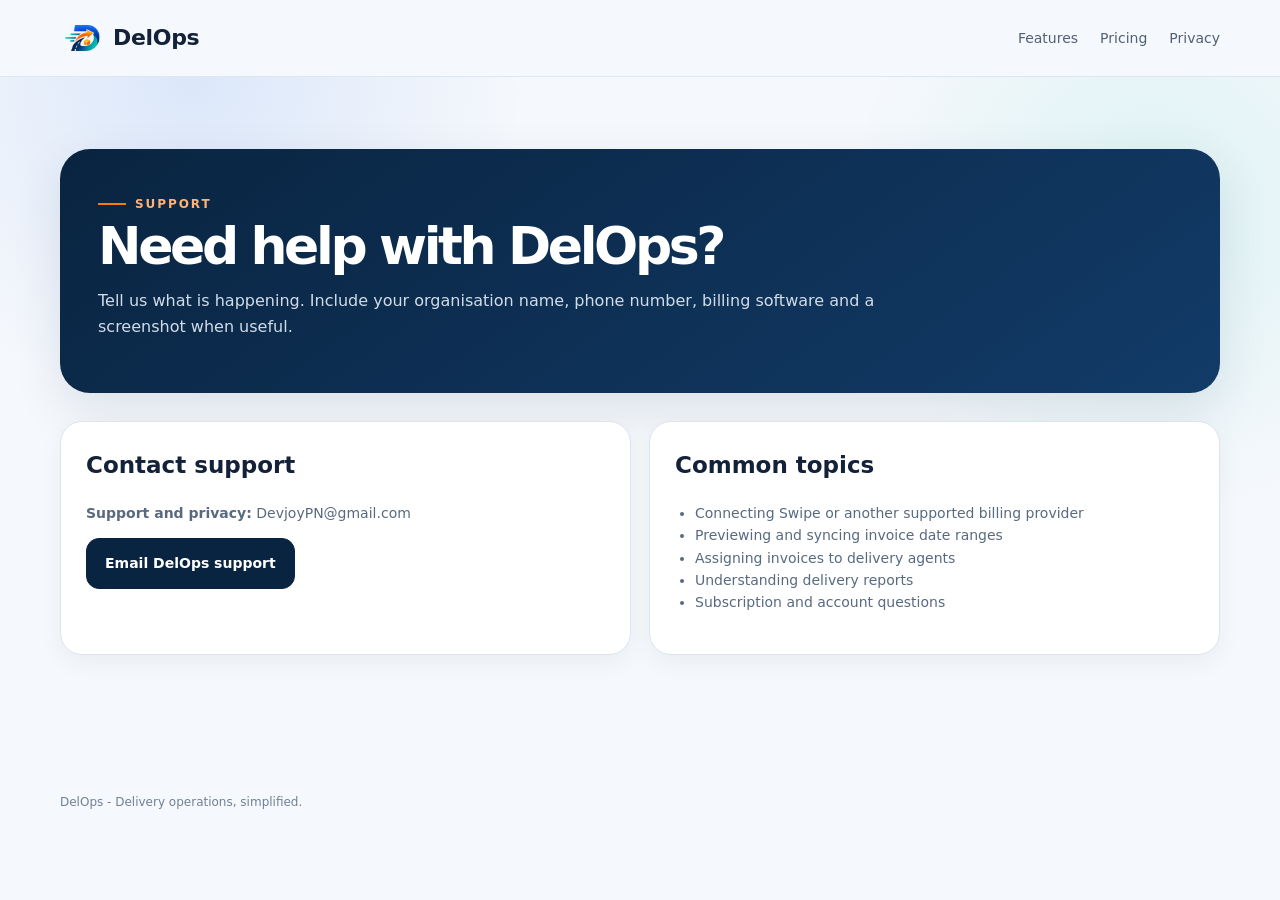
<file: support.html>
<!doctype html><html lang="en"><head><meta charset="utf-8"><meta name="viewport" content="width=device-width,initial-scale=1"><title>Support - DelOps</title><link rel="icon" href="favicon.png"><link rel="stylesheet" href="styles.css"></head><body>
<header class="topbar"><div class="container nav"><a class="brand" href="index.html"><img src="assets/brand/delops-favicon-512.png" alt="DelOps"><span>DelOps</span></a><nav class="navlinks"><a href="index.html#features">Features</a><a href="index.html#pricing">Pricing</a><a href="privacy-policy.html">Privacy</a></nav></div></header>
<main class="legal-wrap"><div class="container"><section class="legal-hero"><div class="eyebrow" style="color:#ffb273">Support</div><h1>Need help with DelOps?</h1><p>Tell us what is happening. Include your organisation name, phone number, billing software and a screenshot when useful.</p></section>
<div class="legal-grid"><article class="legal-card"><h2>Contact support</h2><p><strong>Support and privacy:</strong> <a href="mailto:DevjoyPN@gmail.com">DevjoyPN@gmail.com</a></p><a class="btn primary" href="mailto:DevjoyPN@gmail.com?subject=DelOps%20Support">Email DelOps support</a></article><article class="legal-card"><h2>Common topics</h2><ul><li>Connecting Swipe or another supported billing provider</li><li>Previewing and syncing invoice date ranges</li><li>Assigning invoices to delivery agents</li><li>Understanding delivery reports</li><li>Subscription and account questions</li></ul></article></div>
</div></main><footer><div class="container"><p class="legal-note">DelOps - Delivery operations, simplified.</p></div></footer></body></html>
</file>
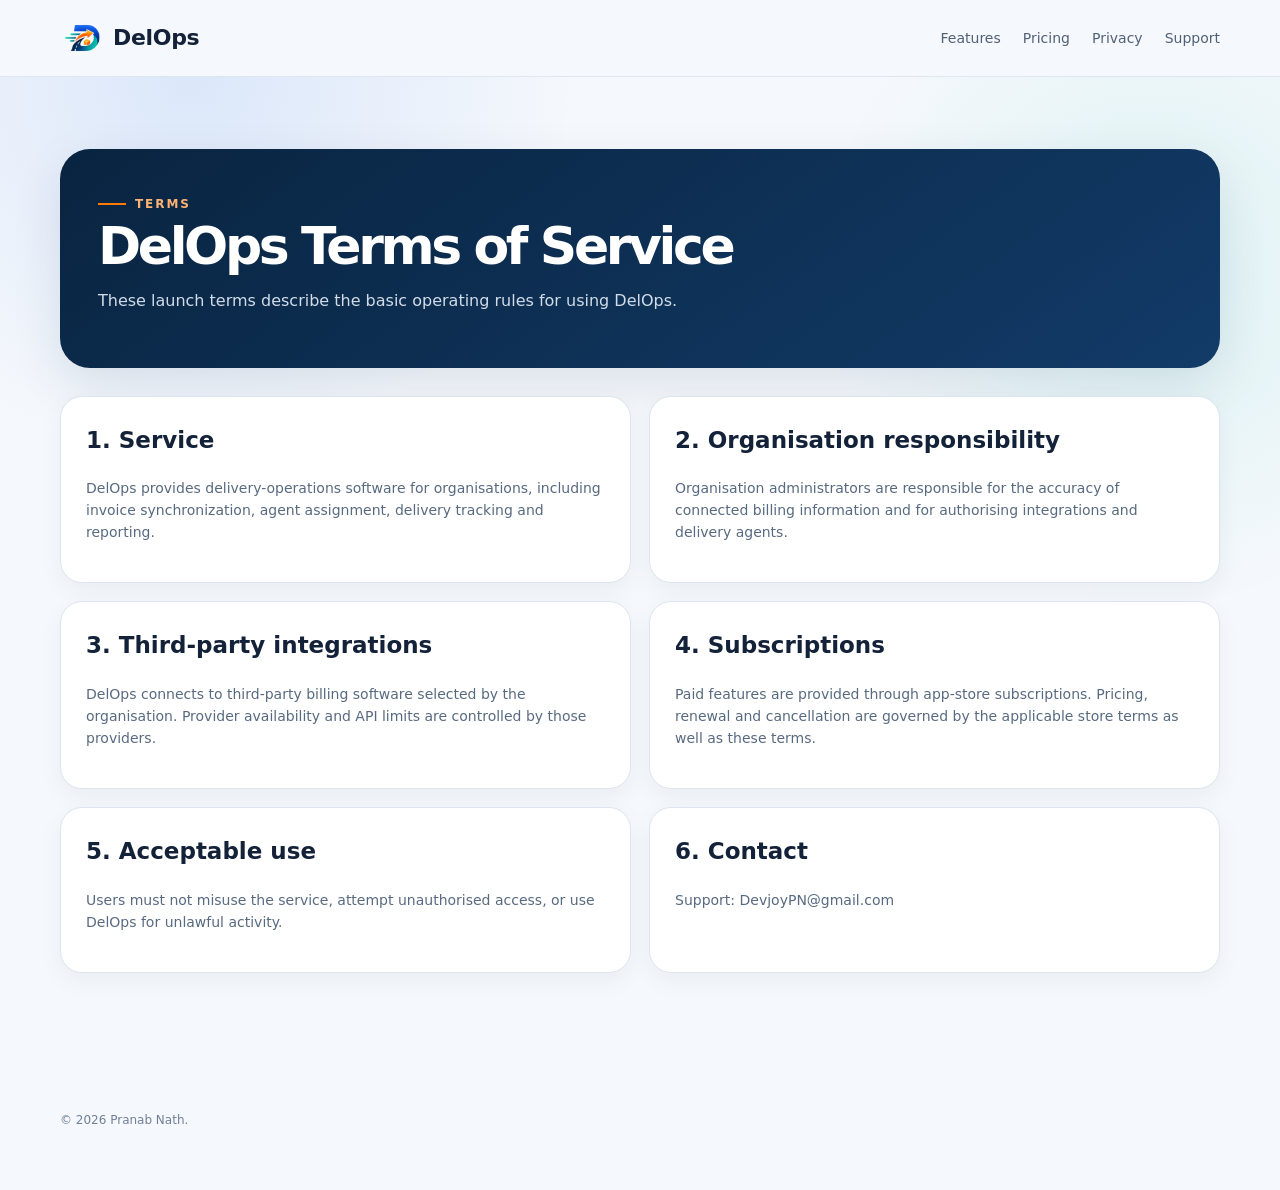
<file: terms.html>
<!doctype html><html lang="en"><head><meta charset="utf-8"><meta name="viewport" content="width=device-width,initial-scale=1"><title>Terms of Service - DelOps</title><link rel="icon" href="favicon.png"><link rel="stylesheet" href="styles.css"></head><body>
<header class="topbar"><div class="container nav"><a class="brand" href="index.html"><img src="assets/brand/delops-favicon-512.png" alt="DelOps"><span>DelOps</span></a><nav class="navlinks"><a href="index.html#features">Features</a><a href="index.html#pricing">Pricing</a><a href="privacy-policy.html">Privacy</a><a href="support.html">Support</a></nav></div></header>
<main class="legal-wrap"><div class="container"><section class="legal-hero"><div class="eyebrow" style="color:#ffb273">Terms</div><h1>DelOps Terms of Service</h1><p>These launch terms describe the basic operating rules for using DelOps.</p></section>
<div class="legal-grid"><article class="legal-card"><h2>1. Service</h2><p>DelOps provides delivery-operations software for organisations, including invoice synchronization, agent assignment, delivery tracking and reporting.</p></article><article class="legal-card"><h2>2. Organisation responsibility</h2><p>Organisation administrators are responsible for the accuracy of connected billing information and for authorising integrations and delivery agents.</p></article><article class="legal-card"><h2>3. Third-party integrations</h2><p>DelOps connects to third-party billing software selected by the organisation. Provider availability and API limits are controlled by those providers.</p></article><article class="legal-card"><h2>4. Subscriptions</h2><p>Paid features are provided through app-store subscriptions. Pricing, renewal and cancellation are governed by the applicable store terms as well as these terms.</p></article><article class="legal-card"><h2>5. Acceptable use</h2><p>Users must not misuse the service, attempt unauthorised access, or use DelOps for unlawful activity.</p></article><article class="legal-card"><h2>6. Contact</h2><p>Support: <a href="mailto:DevjoyPN@gmail.com">DevjoyPN@gmail.com</a></p></article></div>
</div></main><footer><div class="container"><p class="legal-note">&#169; 2026 Pranab Nath.</p></div></footer></body></html>
</file>
<file: styles.css>
:root{--navy:#092440;--navy2:#123B68;--blue:#2C73E8;--teal:#08BFA5;--orange:#FF7A00;--ink:#132238;--muted:#607087;--line:#DCE5EF;--bg:#F5F8FC;--soft:#EEF5FF;--shadow:0 18px 50px rgba(9,36,64,.10)}
*{box-sizing:border-box}html{scroll-behavior:smooth}body{margin:0;font-family:Inter,ui-sans-serif,system-ui,-apple-system,BlinkMacSystemFont,"Segoe UI",sans-serif;color:var(--ink);background:var(--bg);line-height:1.58}a{color:inherit;text-decoration:none}img{max-width:100%;display:block}.container{width:min(1160px,calc(100% - 40px));margin:auto}
.topbar{position:sticky;top:0;z-index:50;background:rgba(245,248,252,.94);backdrop-filter:blur(14px);border-bottom:1px solid rgba(220,229,239,.9)}.nav{height:76px;display:flex;align-items:center;justify-content:space-between;gap:22px}.brand{display:flex;align-items:center;gap:11px;font-weight:850;letter-spacing:-.02em}.brand img{width:42px;height:42px;border-radius:12px}.brand span{font-size:22px}.navlinks{display:flex;gap:22px;font-size:14px;color:#526176}.navlinks a:hover{color:var(--navy)}.navcta{display:flex;gap:9px;align-items:center}
.btn{display:inline-flex;align-items:center;justify-content:center;gap:9px;padding:13px 18px;border-radius:13px;font-weight:750;font-size:14px;border:1px solid var(--line);background:#fff}.btn.primary{background:var(--navy);color:#fff;border-color:var(--navy)}.btn.orange{background:var(--orange);color:#fff;border-color:var(--orange)}
.hero{padding:74px 0 68px;background:radial-gradient(circle at 86% 18%,rgba(44,115,232,.12),transparent 24%),radial-gradient(circle at 12% 30%,rgba(8,191,165,.08),transparent 22%)}.hero-grid{display:grid;grid-template-columns:1.04fr .96fr;gap:56px;align-items:center}.eyebrow{display:inline-flex;align-items:center;gap:9px;color:var(--orange);font-size:12px;font-weight:850;letter-spacing:.16em;text-transform:uppercase}.eyebrow:before{content:"";width:28px;height:2px;background:var(--orange)}h1{font-size:clamp(50px,6.8vw,82px);line-height:.98;letter-spacing:-.065em;margin:18px 0}.accent{color:var(--orange)}.hero-copy{font-size:19px;color:var(--muted);max-width:650px}.hero-actions{display:flex;gap:12px;flex-wrap:wrap;margin-top:26px}.trust{display:flex;gap:10px;flex-wrap:wrap;margin-top:20px}.chip{padding:8px 12px;background:#fff;border:1px solid var(--line);border-radius:999px;font-size:13px;color:#55667b}
.hero-card{background:linear-gradient(145deg,var(--navy),#103D6C 56%,#081E37);border-radius:32px;padding:36px;box-shadow:var(--shadow);color:#fff;overflow:hidden;position:relative}.hero-card img{position:relative;z-index:1;width:min(330px,75%);margin:6px auto 28px}.hero-price{position:relative;z-index:1;font-size:44px;line-height:1;font-weight:900}.hero-price small{font-size:15px;color:#d1dbe8;font-weight:650}.hero-note{position:relative;z-index:1;color:#cfdae8;font-size:14px;margin-top:8px}
.section{padding:88px 0}.section.alt{background:#fff}.section-head{display:flex;justify-content:space-between;gap:30px;align-items:end;margin-bottom:34px}.section-head h2{margin:0;font-size:42px;letter-spacing:-.045em}.section-head p{margin:0;color:var(--muted);max-width:600px}
.feature-grid{display:grid;grid-template-columns:repeat(4,1fr);gap:18px}.feature-card{background:#fff;border:1px solid var(--line);padding:25px;border-radius:20px;box-shadow:0 10px 28px rgba(9,36,64,.05)}.feature-icon{width:60px;height:30px;border-radius:10px;display:grid;place-items:center;background:var(--soft);font-size:10px;font-weight:850;color:var(--blue);letter-spacing:.05em}.feature-card h3{margin:16px 0 8px;font-size:19px}.feature-card p{margin:0;color:var(--muted);font-size:14px}
.integration-board{background:linear-gradient(145deg,#071b31,#0c3158);border-radius:30px;padding:34px;color:#fff;box-shadow:var(--shadow)}.integration-board h2{font-size:40px;letter-spacing:-.045em;margin:0 0 8px}.integration-board p{color:#c8d5e5;max-width:760px}.provider-grid{display:grid;grid-template-columns:repeat(4,1fr);gap:14px;margin-top:24px}.provider{background:rgba(255,255,255,.08);border:1px solid rgba(255,255,255,.13);border-radius:18px;padding:18px}.provider .status{font-size:11px;letter-spacing:.12em;text-transform:uppercase;font-weight:850}.provider h3{margin:9px 0 4px;font-size:19px}.provider p{font-size:13px!important;margin:0;color:#b9c9db!important}.provider.live{border-color:rgba(8,191,165,.5)}.provider.live .status{color:#66efd9}.provider.soon .status{color:#ffca78}
.steps{display:grid;grid-template-columns:repeat(4,1fr);gap:16px}.step-num{color:var(--blue);font-weight:900;font-size:12px;letter-spacing:.15em}.step h3{margin:10px 0 7px;font-size:20px}.step p{margin:0;color:var(--muted);font-size:14px}
.video{background:linear-gradient(145deg,#071B31,#0D355E);color:#fff;border-radius:30px;padding:34px;display:grid;grid-template-columns:1fr 1.15fr;gap:30px;align-items:center;box-shadow:var(--shadow)}.video h2{margin:0 0 10px;font-size:40px;letter-spacing:-.04em}.video p{color:#c8d5e6}.video-frame{aspect-ratio:16/9;border-radius:22px;border:1px solid rgba(255,255,255,.16);background:radial-gradient(circle at 60% 28%,rgba(44,115,232,.42),transparent 38%),radial-gradient(circle at 32% 70%,rgba(8,191,165,.18),transparent 38%),#08172A;display:grid;place-items:center;overflow:hidden}.play{width:76px;height:76px;border-radius:50%;background:var(--orange);display:grid;place-items:center;box-shadow:0 14px 35px rgba(255,122,0,.34);font-size:27px}.video-placeholder{font-size:12px;letter-spacing:.12em;text-transform:uppercase;color:#b8c7da;margin-top:12px}
.screen-section{display:grid;grid-template-columns:.72fr 1.28fr;gap:40px;align-items:center}.screen-story h3{font-size:34px;letter-spacing:-.04em;margin:0 0 10px}.screen-story p{color:var(--muted)}.screen-story .mini{font-size:13px;color:#7b8a9d}.screen-hero-shot{background:#fff;border:1px solid var(--line);border-radius:30px;padding:18px;box-shadow:var(--shadow)}.screen-hero-shot img{width:100%;max-height:820px;object-fit:contain;border-radius:22px;background:#EEF2F6}
.shots{display:grid;grid-template-columns:repeat(3,1fr);gap:24px;align-items:start}.shot{background:#fff;border:1px solid var(--line);border-radius:24px;padding:14px;box-shadow:0 10px 28px rgba(9,36,64,.06)}.shot img{width:100%;height:auto;border-radius:18px;background:#eef2f7}.shot figcaption{padding:14px 7px 5px;font-weight:800;font-size:15px}.shot small{display:block;color:var(--muted);font-weight:500;margin-top:4px}
.agent-band{background:linear-gradient(180deg,#fff,#f3f8ff);border-top:1px solid var(--line);border-bottom:1px solid var(--line)}.cycle-board{display:grid;grid-template-columns:repeat(3,1fr);gap:18px}.cycle-card{background:#fff;border:1px solid var(--line);border-radius:22px;padding:22px}.cycle-card strong{display:block;font-size:13px;letter-spacing:.12em;color:var(--orange);margin-bottom:8px}.cycle-card h3{margin:0 0 6px;font-size:22px}.cycle-card p{margin:0;color:var(--muted);font-size:14px}
.price-wrap{display:grid;grid-template-columns:1fr .8fr;gap:30px;align-items:stretch}.price-card{background:var(--navy);color:#fff;border-radius:28px;padding:34px;box-shadow:var(--shadow)}.price-tag{display:inline-block;background:rgba(255,255,255,.12);padding:7px 10px;border-radius:999px;font-size:12px;font-weight:850;letter-spacing:.06em}.price{font-size:58px;line-height:1;margin:22px 0 8px;font-weight:900}.price span{font-size:18px;color:#c9d4e3;font-weight:600}.price-note{color:#c9d4e3;font-size:14px}.price-list{margin:26px 0 0;padding:0;list-style:none;display:grid;gap:11px}.price-list li:before{content:"✓";color:var(--teal);font-weight:900;margin-right:10px}.price-side{background:#fff;border:1px solid var(--line);border-radius:28px;padding:32px}.price-side h3{margin-top:0}.price-side p{color:var(--muted)}
.final-cta{background:linear-gradient(145deg,#EEF5FF,#FFFFFF);border-top:1px solid var(--line);border-bottom:1px solid var(--line)}.cta{display:flex;justify-content:space-between;align-items:center;gap:24px}.cta h2{font-size:42px;letter-spacing:-.04em;margin:0 0 7px}.cta p{color:var(--muted);margin:0}
footer{padding:34px 0 48px}.footergrid{display:grid;grid-template-columns:1.3fr 1fr 1fr;gap:40px}.footergrid h4{margin:0 0 10px}.footergrid p,.footergrid a{color:var(--muted);font-size:14px}.footerlinks{display:grid;gap:8px}
.legal-wrap{background:radial-gradient(circle at 15% 0%,rgba(44,115,232,.13),transparent 26%),radial-gradient(circle at 90% 20%,rgba(8,191,165,.10),transparent 24%);padding:72px 0}.legal-hero{background:linear-gradient(145deg,var(--navy),#123B68);color:#fff;border-radius:30px;padding:38px;box-shadow:var(--shadow);margin-bottom:28px}.legal-hero h1{font-size:52px;margin:8px 0 10px}.legal-hero p{color:#d2dce8;max-width:780px}.legal-grid{display:grid;grid-template-columns:1fr 1fr;gap:18px;margin-bottom:20px}.legal-card{background:#fff;border:1px solid var(--line);border-radius:22px;padding:25px;box-shadow:0 8px 24px rgba(9,36,64,.05)}.legal-card h2{margin-top:0;font-size:23px}.legal-card p,.legal-card li{color:#586a80;font-size:14px}.legal-card ul{padding-left:20px}.legal-table{background:#fff;border:1px solid var(--line);border-radius:22px;overflow:hidden;box-shadow:0 8px 24px rgba(9,36,64,.05);margin-bottom:20px}.legal-table table{width:100%;border-collapse:collapse}.legal-table th,.legal-table td{border-bottom:1px solid var(--line);padding:15px;text-align:left;vertical-align:top;font-size:14px}.legal-table th{background:#F3F7FC;color:#263a55}.legal-note{font-size:12px;color:#718095}
@media(max-width:980px){.hero-grid,.price-wrap,.video,.screen-section{grid-template-columns:1fr}.feature-grid,.steps,.provider-grid{grid-template-columns:repeat(2,1fr)}.shots{grid-template-columns:repeat(2,1fr)}.cycle-board,.legal-grid{grid-template-columns:1fr}.screen-story{order:2}}
@media(max-width:650px){.container{width:min(100% - 24px,1160px)}.hero{padding-top:52px}.section{padding:60px 0}.section-head{display:block}.section-head h2{font-size:34px;margin-bottom:8px}.feature-grid,.steps,.provider-grid,.shots,.footergrid{grid-template-columns:1fr}.navlinks{display:none}.navcta .btn:first-child{display:none}.legal-hero h1{font-size:40px}.cta{display:block}.cta .btn{margin-top:18px}}
</file>
